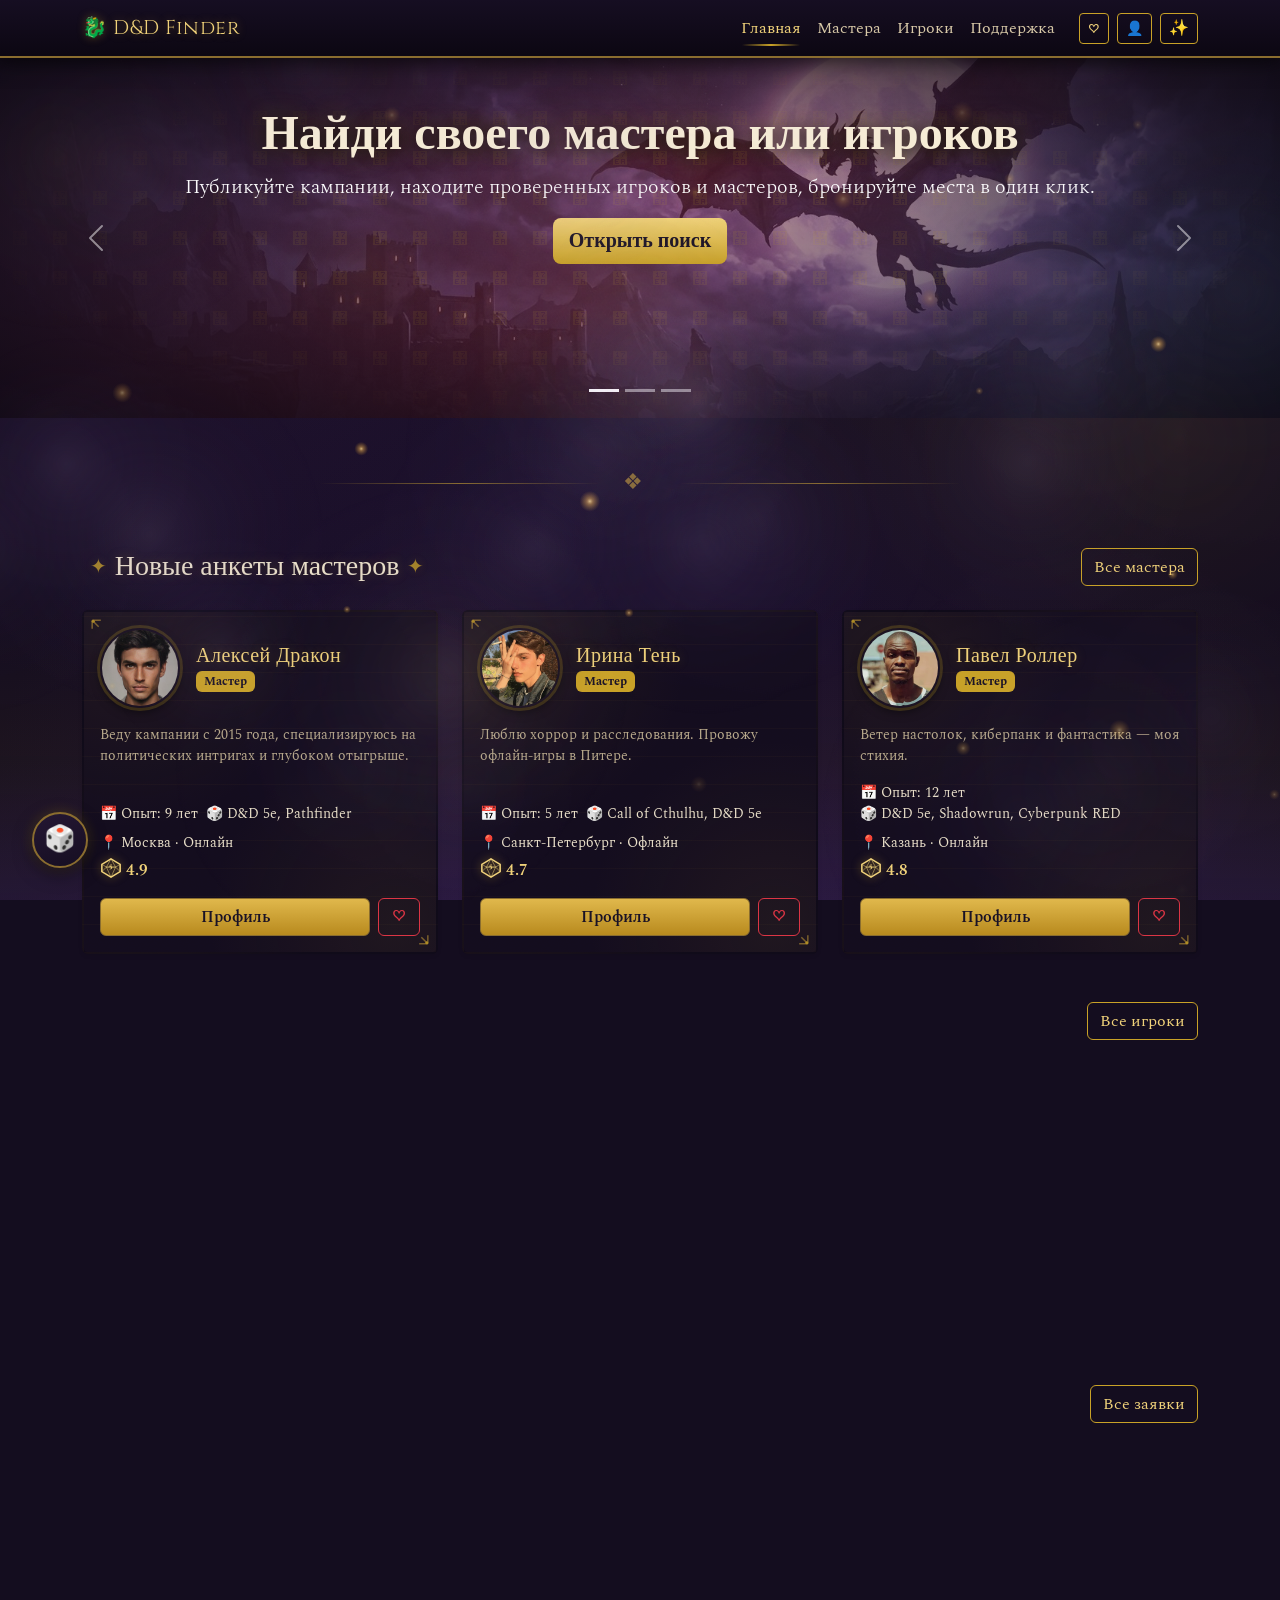
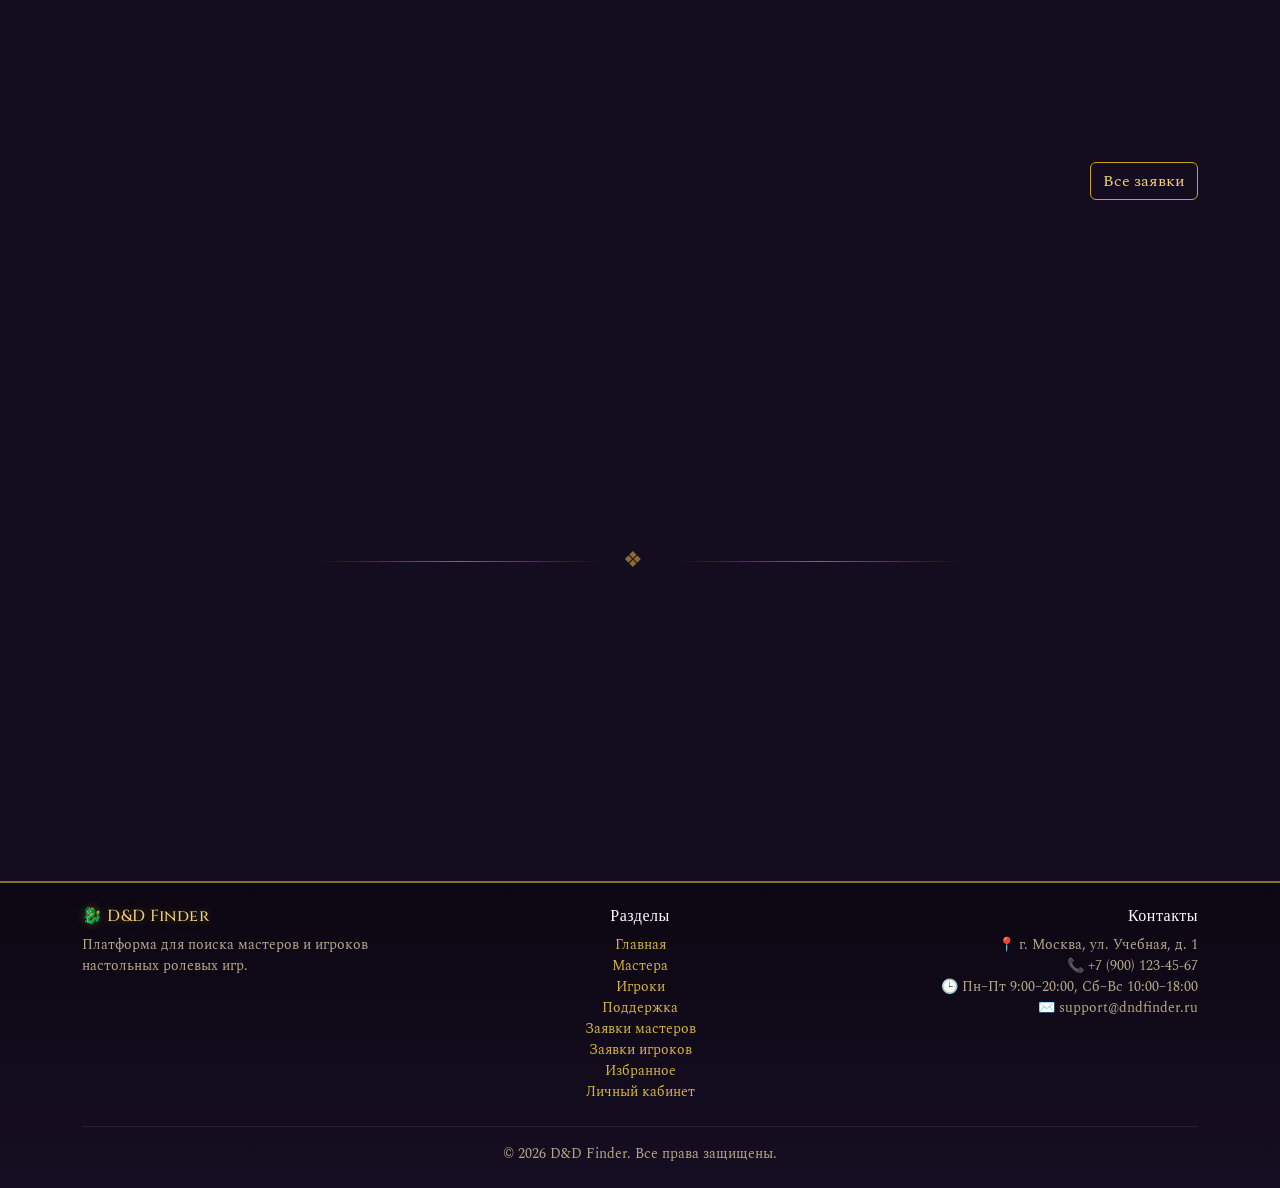
<file: index.html>
<!DOCTYPE html>
<html lang="ru">
<head>
  <meta charset="UTF-8">
  <meta name="viewport" content="width=device-width, initial-scale=1.0">
  <meta name="description" content="D&D Finder — находите мастеров и игроков для D&D, Pathfinder, Call of Cthulhu и других систем. Онлайн и офлайн, рейтинги, отзывы, бронирование мест.">
  <title>Главная — D&D Finder</title>
  <link rel="preconnect" href="https://fonts.googleapis.com">
  <link rel="preconnect" href="https://fonts.gstatic.com" crossorigin>
  <link href="https://fonts.googleapis.com/css2?family=Cinzel:wght@500;700;900&family=Spectral:ital,wght@0,400;0,600;1,400&display=swap" rel="stylesheet">
  <link href="https://cdn.jsdelivr.net/npm/bootstrap@5.3.3/dist/css/bootstrap.min.css" rel="stylesheet">
  <link rel="stylesheet" href="css/custom.css">
  <script src="js/motion.js"></script>
</head>
<body data-page="home">
  <div id="site-header"></div>

  <main>
    <section class="hero-carousel carousel slide mb-5" id="heroCarousel" data-bs-ride="carousel">
      <div class="carousel-indicators">
        <button type="button" data-bs-target="#heroCarousel" data-bs-slide-to="0" class="active" aria-label="Слайд 1"></button>
        <button type="button" data-bs-target="#heroCarousel" data-bs-slide-to="1" aria-label="Слайд 2"></button>
        <button type="button" data-bs-target="#heroCarousel" data-bs-slide-to="2" aria-label="Слайд 3"></button>
      </div>
      <div class="carousel-inner">
        <div class="carousel-item active">
          <div class="container py-5 text-center text-white">
            <h1 class="display-5 fw-bold">Найди своего мастера или игроков</h1>
            <p class="lead">Публикуйте кампании, находите проверенных игроков и мастеров, бронируйте места в один клик.</p>
            <a class="btn btn-light btn-lg" href="search.html">Открыть поиск</a>
          </div>
        </div>
        <div class="carousel-item">
          <div class="container py-5 text-center text-white">
            <h2 class="display-6 fw-bold">Мастера публикуют кампании</h2>
            <p class="lead">Выбирайте стол по системе, формату и расписанию.</p>
            <a class="btn btn-outline-light btn-lg" href="masters.html#requests">Заявки мастеров</a>
          </div>
        </div>
        <div class="carousel-item">
          <div class="container py-5 text-center text-white">
            <h2 class="display-6 fw-bold">Игроки ищут приключения</h2>
            <p class="lead">Оставляйте анкеты и откликайтесь на заявки.</p>
            <a class="btn btn-outline-light btn-lg" href="players.html#requests">Заявки игроков</a>
          </div>
        </div>
      </div>
      <button class="carousel-control-prev" type="button" data-bs-target="#heroCarousel" data-bs-slide="prev" aria-label="Предыдущий слайд"><span class="carousel-control-prev-icon"></span></button>
      <button class="carousel-control-next" type="button" data-bs-target="#heroCarousel" data-bs-slide="next" aria-label="Следующий слайд"><span class="carousel-control-next-icon"></span></button>
    </section>

    <div class="section-divider my-5" aria-hidden="true">❖</div>

    <section class="container my-5">
      <div class="d-flex justify-content-between align-items-center mb-4">
        <h2 class="h3 mb-0">Новые анкеты мастеров</h2>
        <a class="btn btn-outline-primary" href="masters.html">Все мастера</a>
      </div>
      <div class="row g-4" id="newMasters"></div>
    </section>

    <section class="container my-5">
      <div class="d-flex justify-content-between align-items-center mb-4">
        <h2 class="h3 mb-0">Новые анкеты игроков</h2>
        <a class="btn btn-outline-primary" href="players.html">Все игроки</a>
      </div>
      <div class="row g-4" id="newPlayers"></div>
    </section>

    <section class="container my-5">
      <div class="d-flex justify-content-between align-items-center mb-4">
        <h2 class="h3 mb-0">Мастера ищут игроков</h2>
        <a class="btn btn-outline-primary" href="masters.html#requests">Все заявки</a>
      </div>
      <div class="row g-4" id="newMasterReqs"></div>
    </section>

    <section class="container my-5">
      <div class="d-flex justify-content-between align-items-center mb-4">
        <h2 class="h3 mb-0">Игроки ищут мастера</h2>
        <a class="btn btn-outline-primary" href="players.html#requests">Все заявки</a>
      </div>
      <div class="row g-4" id="newPlayerReqs"></div>
    </section>

    <div class="section-divider my-5" aria-hidden="true">❖</div>

    <section class="container my-5">
      <h2 class="text-center mb-4">Преимущества сервиса</h2>
      <div class="row g-4">
        <div class="col-12 col-md-6 col-lg-3"><div class="p-4 border rounded h-100 adv-tile shadow-sm"><h3 class="h5">🎲 Все системы</h3><p class="mb-0 text-muted small">D&D, Pathfinder, Call of Cthulhu, Cyberpunk и другие в одном месте.</p></div></div>
        <div class="col-12 col-md-6 col-lg-3"><div class="p-4 border rounded h-100 adv-tile shadow-sm"><h3 class="h5">🖥️ Онлайн и офлайн</h3><p class="mb-0 text-muted small">Фильтр по формату игры и городу для офлайн-встреч.</p></div></div>
        <div class="col-12 col-md-6 col-lg-3"><div class="p-4 border rounded h-100 adv-tile shadow-sm"><h3 class="h5">⭐ Рейтинги и отзывы</h3><p class="mb-0 text-muted small">Выбирайте проверенных мастеров и игроков по отзывам сообщества.</p></div></div>
        <div class="col-12 col-md-6 col-lg-3"><div class="p-4 border rounded h-100 adv-tile shadow-sm"><h3 class="h5">⚡ Быстрый поиск</h3><p class="mb-0 text-muted small">Глобальный поиск по анкетам и заявкам с фильтрами.</p></div></div>
      </div>
    </section>
  </main>

  <div id="site-footer"></div>

  <script src="https://cdn.jsdelivr.net/npm/bootstrap@5.3.3/dist/js/bootstrap.bundle.min.js"></script>
  <script src="js/data.js"></script>
  <script src="js/layout.js"></script>
  <script src="js/catalog.js"></script>
  <script src="js/main.js"></script>
  <script src="js/smoke.js"></script>
  <script>
    document.addEventListener("DOMContentLoaded", () => {
      const put = (id, html) => { const el = document.getElementById(id); if (el) el.innerHTML = html; };
      put("newMasters", masters.slice(0, 3).map(cardMaster).join(""));
      put("newPlayers", players.slice(0, 3).map(cardPlayer).join(""));
      put("newMasterReqs", masterRequests.slice(0, 3).map(cardMasterRequest).join(""));
      put("newPlayerReqs", playerRequests.slice(0, 3).map(cardPlayerRequest).join(""));
    });
  </script>
</body>
</html>
</file>
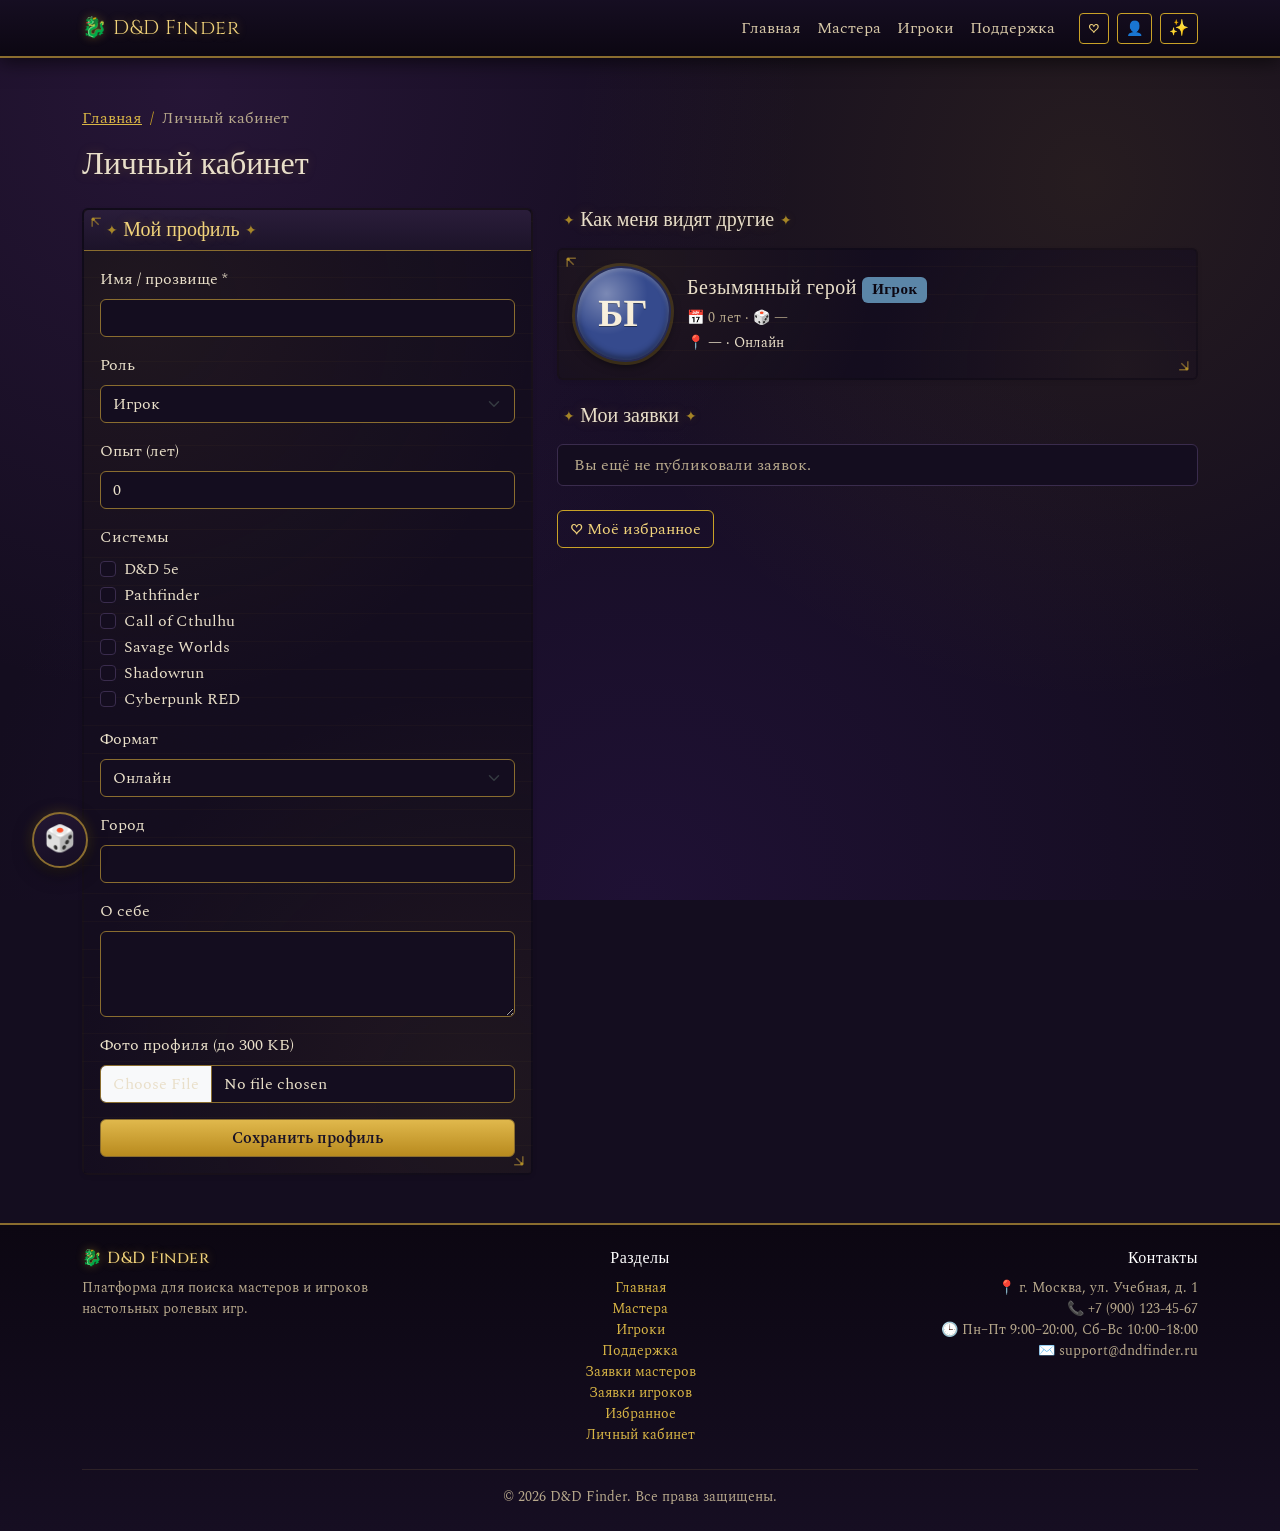
<file: account.html>
<!DOCTYPE html>
<html lang="ru">
<head>
  <meta charset="UTF-8">
  <meta name="viewport" content="width=device-width, initial-scale=1.0">
  <meta name="description" content="Личный кабинет D&D Finder: профиль, заявки, избранное.">
  <title>Личный кабинет — D&D Finder</title>
  <link rel="preconnect" href="https://fonts.googleapis.com">
  <link rel="preconnect" href="https://fonts.gstatic.com" crossorigin>
  <link href="https://fonts.googleapis.com/css2?family=Cinzel:wght@500;700;900&family=Spectral:ital,wght@0,400;0,600;1,400&display=swap" rel="stylesheet">
  <link href="https://cdn.jsdelivr.net/npm/bootstrap@5.3.3/dist/css/bootstrap.min.css" rel="stylesheet">
  <link rel="stylesheet" href="css/custom.css">
  <script src="js/motion.js"></script>
</head>
<body>
  <div id="site-header"></div>
  <main class="container my-5">
    <nav aria-label="breadcrumb"><ol class="breadcrumb"><li class="breadcrumb-item"><a href="index.html">Главная</a></li><li class="breadcrumb-item active">Личный кабинет</li></ol></nav>
    <h1 class="h2 mb-4">Личный кабинет</h1>
    <div class="row g-4">
      <div class="col-12 col-lg-5">
        <div class="card shadow-sm">
          <div class="card-header"><h2 class="h5 mb-0">Мой профиль</h2></div>
          <div class="card-body">
            <form id="accountForm" novalidate>
              <div class="mb-3"><label class="form-label" for="acc-name">Имя / прозвище *</label><input id="acc-name" class="form-control" required minlength="2"><div class="invalid-feedback">Укажите имя (минимум 2 символа).</div></div>
              <div class="mb-3"><label class="form-label" for="acc-role">Роль</label><select id="acc-role" class="form-select"><option value="player">Игрок</option><option value="master">Мастер</option></select></div>
              <div class="mb-3"><label class="form-label" for="acc-exp">Опыт (лет)</label><input id="acc-exp" type="number" min="0" max="50" value="0" class="form-control"></div>
              <div class="mb-3"><span class="form-label d-block">Системы</span><div id="acc-systems"></div></div>
              <div class="mb-3"><label class="form-label" for="acc-format">Формат</label><select id="acc-format" class="form-select"><option>Онлайн</option><option>Офлайн</option></select></div>
              <div class="mb-3"><label class="form-label" for="acc-city">Город</label><input id="acc-city" class="form-control"></div>
              <div class="mb-3"><label class="form-label" for="acc-bio">О себе</label><textarea id="acc-bio" class="form-control" rows="3"></textarea></div>
              <div class="mb-3"><label class="form-label" for="acc-avatar">Фото профиля (до 300 КБ)</label><input id="acc-avatar" type="file" accept="image/*" class="form-control"></div>
              <button class="btn btn-primary w-100" type="submit">Сохранить профиль</button>
            </form>
          </div>
        </div>
      </div>
      <div class="col-12 col-lg-7">
        <h2 class="h5 mb-3">Как меня видят другие</h2>
        <div id="accountPreview" class="mb-4"></div>
        <h2 class="h5 mb-3">Мои заявки</h2>
        <ul class="list-group mb-4" id="myRequests"></ul>
        <a class="btn btn-outline-primary" href="favorites.html">♡ Моё избранное</a>
      </div>
    </div>
  </main>
  <div id="site-footer"></div>
  <script src="https://cdn.jsdelivr.net/npm/bootstrap@5.3.3/dist/js/bootstrap.bundle.min.js"></script>
  <script src="js/data.js"></script>
  <script src="js/layout.js"></script>
  <script src="js/main.js"></script>
  <script src="js/account.js"></script>
</body>
</html>
</file>
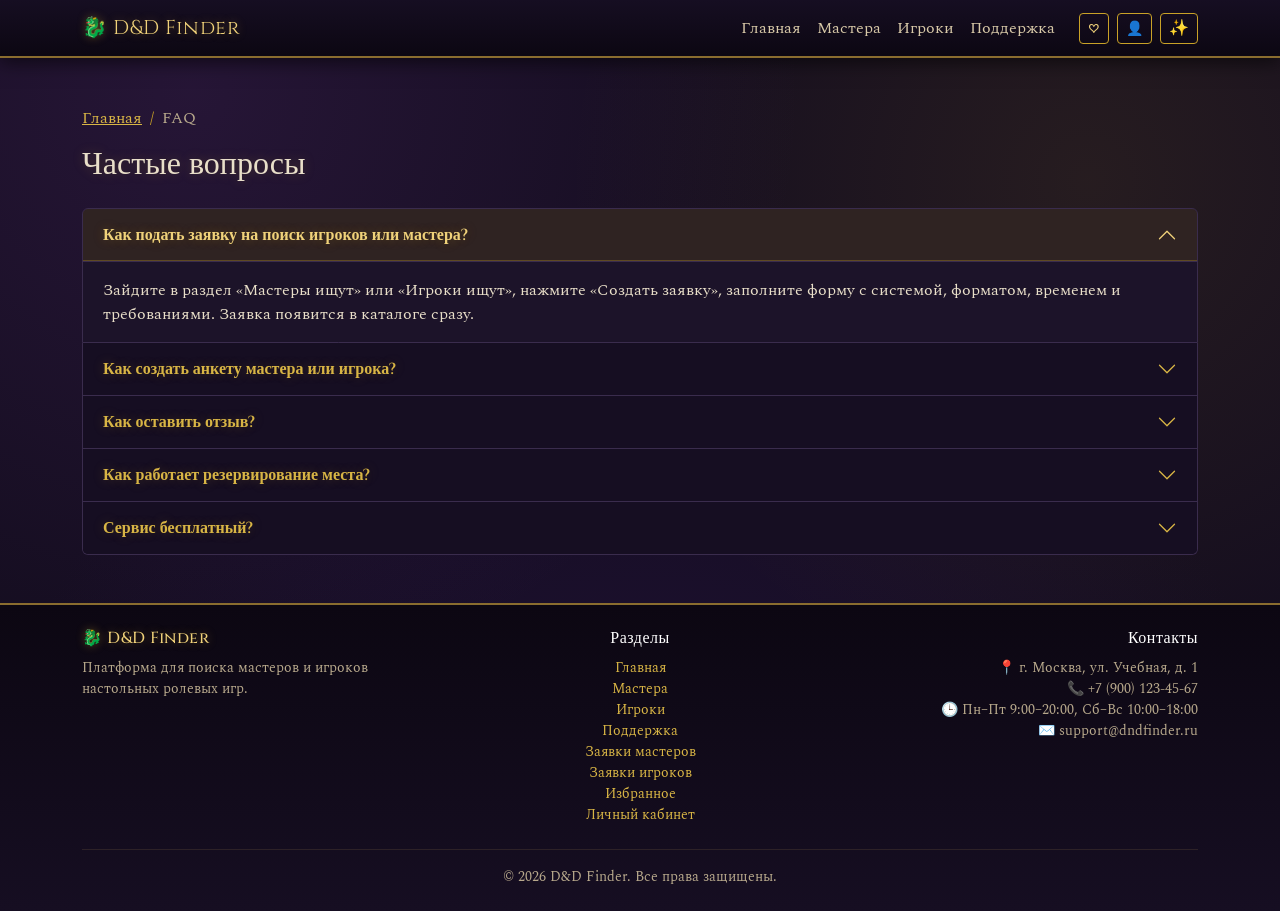
<file: faq.html>
<!DOCTYPE html>
<html lang="ru">
<head>
  <meta charset="UTF-8">
  <meta name="viewport" content="width=device-width, initial-scale=1.0">
  <link rel="preconnect" href="https://fonts.googleapis.com">
  <link rel="preconnect" href="https://fonts.gstatic.com" crossorigin>
  <link href="https://fonts.googleapis.com/css2?family=Cinzel:wght@500;700;900&family=Spectral:ital,wght@0,400;0,600;1,400&display=swap" rel="stylesheet">
  <meta name="description" content="Ответы на частые вопросы: создание анкеты, подача заявки, отзывы и бронирование мест.">
  <title>FAQ — D&D Finder</title>
  <link href="https://cdn.jsdelivr.net/npm/bootstrap@5.3.3/dist/css/bootstrap.min.css" rel="stylesheet">
  <link rel="stylesheet" href="css/custom.css">
  <script src="js/motion.js"></script>
</head>
<body>
  <div id="site-header"></div>
  <main class="container my-5">
    <nav aria-label="breadcrumb"><ol class="breadcrumb"><li class="breadcrumb-item"><a href="index.html">Главная</a></li><li class="breadcrumb-item active">FAQ</li></ol></nav>
    <h1 class="h2 mb-4">Частые вопросы</h1>
    <div class="accordion" id="faqAccordion">
      <div class="accordion-item"><h2 class="accordion-header"><button class="accordion-button" type="button" data-bs-toggle="collapse" data-bs-target="#q1" aria-expanded="true">Как подать заявку на поиск игроков или мастера?</button></h2>
        <div id="q1" class="accordion-collapse collapse show" data-bs-parent="#faqAccordion"><div class="accordion-body">Зайдите в раздел «Мастеры ищут» или «Игроки ищут», нажмите «Создать заявку», заполните форму с системой, форматом, временем и требованиями. Заявка появится в каталоге сразу.</div></div></div>
      <div class="accordion-item"><h2 class="accordion-header"><button class="accordion-button collapsed" type="button" data-bs-toggle="collapse" data-bs-target="#q2">Как создать анкету мастера или игрока?</button></h2>
        <div id="q2" class="accordion-collapse collapse" data-bs-parent="#faqAccordion"><div class="accordion-body">В разделе «Мастера» или «Игроки» нажмите «Добавить анкету». Укажите имя, опыт, системы, формат, город и описание. Анкета попадёт в общий каталог и поиск.</div></div></div>
      <div class="accordion-item"><h2 class="accordion-header"><button class="accordion-button collapsed" type="button" data-bs-toggle="collapse" data-bs-target="#q3">Как оставить отзыв?</button></h2>
        <div id="q3" class="accordion-collapse collapse" data-bs-parent="#faqAccordion"><div class="accordion-body">Открыть профиль мастера или игрока, перейти на вкладку «Отзывы» и отправить форму с оценкой и текстом. Отзыв публикуется после модерации.</div></div></div>
      <div class="accordion-item"><h2 class="accordion-header"><button class="accordion-button collapsed" type="button" data-bs-toggle="collapse" data-bs-target="#q4">Как работает резервирование места?</button></h2>
        <div id="q4" class="accordion-collapse collapse" data-bs-parent="#faqAccordion"><div class="accordion-body">На странице заявки мастера нажмите «Зарезервировать место». Место закрепляется за вами на ограниченное время, мастер получает уведомление и подтверждает участие.</div></div></div>
      <div class="accordion-item"><h2 class="accordion-header"><button class="accordion-button collapsed" type="button" data-bs-toggle="collapse" data-bs-target="#q5">Сервис бесплатный?</button></h2>
        <div id="q5" class="accordion-collapse collapse" data-bs-parent="#faqAccordion"><div class="accordion-body">Базовые функции бесплатны: создание анкеты, публикация и поиск заявок, бронирование мест и переписка. Расширенные возможности — продвижение кампании в топе поиска и приоритетная поддержка — доступны по подписке.</div></div></div>
    </div>
  </main>
  <div id="site-footer"></div>
  <script src="https://cdn.jsdelivr.net/npm/bootstrap@5.3.3/dist/js/bootstrap.bundle.min.js"></script>
  <script src="js/layout.js"></script>
  <script src="js/main.js"></script>
</body>
</html>
</file>
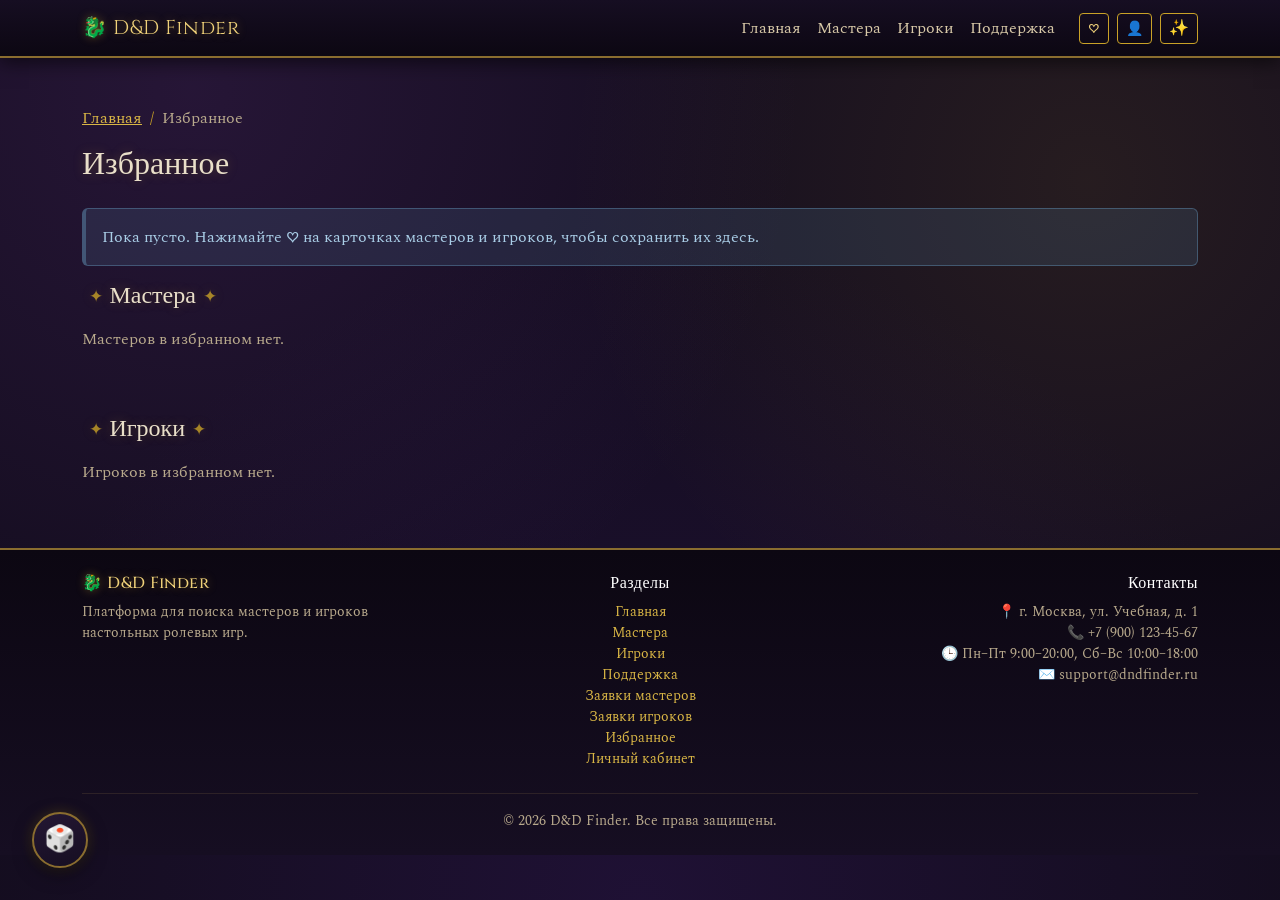
<file: favorites.html>
<!DOCTYPE html>
<html lang="ru">
<head>
  <meta charset="UTF-8">
  <meta name="viewport" content="width=device-width, initial-scale=1.0">
  <meta name="description" content="Избранные мастера и игроки D&D Finder.">
  <title>Избранное — D&D Finder</title>
  <link rel="preconnect" href="https://fonts.googleapis.com">
  <link rel="preconnect" href="https://fonts.gstatic.com" crossorigin>
  <link href="https://fonts.googleapis.com/css2?family=Cinzel:wght@500;700;900&family=Spectral:ital,wght@0,400;0,600;1,400&display=swap" rel="stylesheet">
  <link href="https://cdn.jsdelivr.net/npm/bootstrap@5.3.3/dist/css/bootstrap.min.css" rel="stylesheet">
  <link rel="stylesheet" href="css/custom.css">
  <script src="js/motion.js"></script>
</head>
<body>
  <div id="site-header"></div>
  <main class="container my-5">
    <nav aria-label="breadcrumb"><ol class="breadcrumb"><li class="breadcrumb-item"><a href="index.html">Главная</a></li><li class="breadcrumb-item active">Избранное</li></ol></nav>
    <h1 class="h2 mb-4">Избранное</h1>
    <div class="alert alert-info" id="favEmpty" role="alert">Пока пусто. Нажимайте ♡ на карточках мастеров и игроков, чтобы сохранить их здесь.</div>
    <section class="mb-5">
      <h2 class="h4 mb-3">Мастера</h2>
      <div class="row g-4" id="favMasters"></div>
    </section>
    <section>
      <h2 class="h4 mb-3">Игроки</h2>
      <div class="row g-4" id="favPlayers"></div>
    </section>
  </main>
  <div id="site-footer"></div>
  <script src="https://cdn.jsdelivr.net/npm/bootstrap@5.3.3/dist/js/bootstrap.bundle.min.js"></script>
  <script src="js/data.js"></script>
  <script src="js/layout.js"></script>
  <script src="js/catalog.js"></script>
  <script src="js/main.js"></script>
  <script src="js/favorites.js"></script>
</body>
</html>
</file>
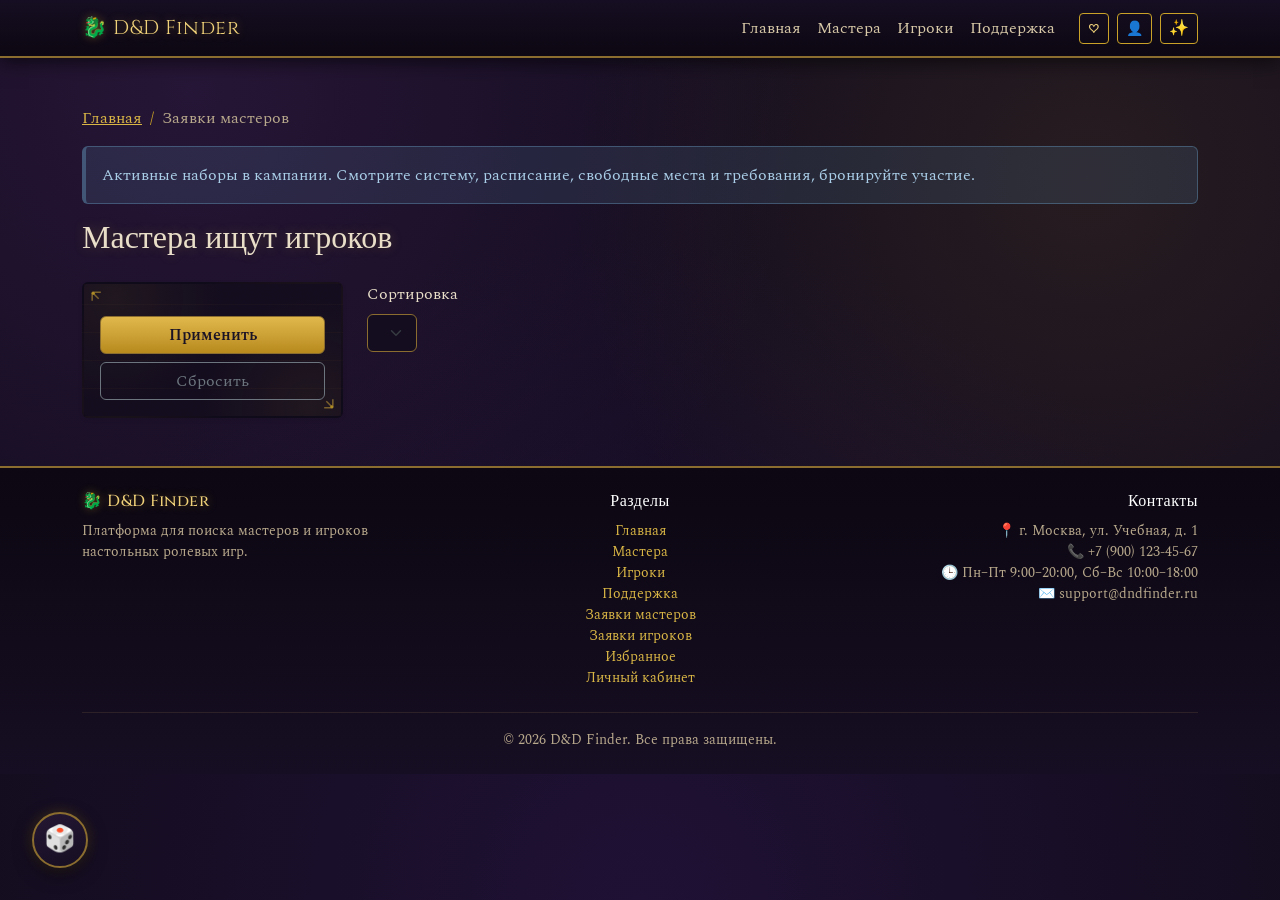
<file: master-requests.html>
<!DOCTYPE html>
<html lang="ru">
<head>
  <meta charset="UTF-8">
  <meta name="viewport" content="width=device-width, initial-scale=1.0">
  <link rel="preconnect" href="https://fonts.googleapis.com">
  <link rel="preconnect" href="https://fonts.gstatic.com" crossorigin>
  <link href="https://fonts.googleapis.com/css2?family=Cinzel:wght@500;700;900&family=Spectral:ital,wght@0,400;0,600;1,400&display=swap" rel="stylesheet">
  <meta name="description" content="Заявки мастеров, ищущих игроков.">
  <title>Мастера ищут игроков — D&D Finder</title>
  <link href="https://cdn.jsdelivr.net/npm/bootstrap@5.3.3/dist/css/bootstrap.min.css" rel="stylesheet">
  <link rel="stylesheet" href="css/custom.css">
  <script src="js/motion.js"></script>
</head>
<body data-catalog="master-requests">
  <div id="site-header"></div>
  <main class="container my-5">
    <nav aria-label="breadcrumb"><ol class="breadcrumb"><li class="breadcrumb-item"><a href="index.html">Главная</a></li><li class="breadcrumb-item active">Заявки мастеров</li></ol></nav>
    <div class="alert alert-info" role="alert">Активные наборы в кампании. Смотрите систему, расписание, свободные места и требования, бронируйте участие.</div>
    <div class="d-flex justify-content-between align-items-center mb-4">
      <h1 class="h2 mb-0">Мастера ищут игроков</h1>
      <span class="text-muted" id="catalogCounter"></span>
    </div>
    <div class="row g-4">
      <aside class="col-12 col-lg-3">
        <div class="card shadow-sm filter-sticky"><div class="card-body">
          <form id="filterForm"><div id="filterBox"></div>
            <div class="d-grid gap-2 mt-3">
              <button class="btn btn-primary" type="submit">Применить</button>
              <button class="btn btn-outline-secondary" type="button" id="resetFilters">Сбросить</button>
            </div>
          </form>
        </div></div>
      </aside>
      <section class="col-12 col-lg-9">
        <div class="mb-3"><label for="sortSelect" class="form-label">Сортировка</label><select id="sortSelect" class="form-select w-auto"></select></div>
        <div class="row g-4" id="catalogGrid"></div>
        <div id="catalogPag"></div>
      </section>
    </div>
  </main>
  <div id="site-footer"></div>
  <script src="https://cdn.jsdelivr.net/npm/bootstrap@5.3.3/dist/js/bootstrap.bundle.min.js"></script>
  <script src="js/data.js"></script>
  <script src="js/layout.js"></script>
  <script src="js/catalog.js"></script>
  <script src="js/main.js"></script>
</body>
</html>
</file>
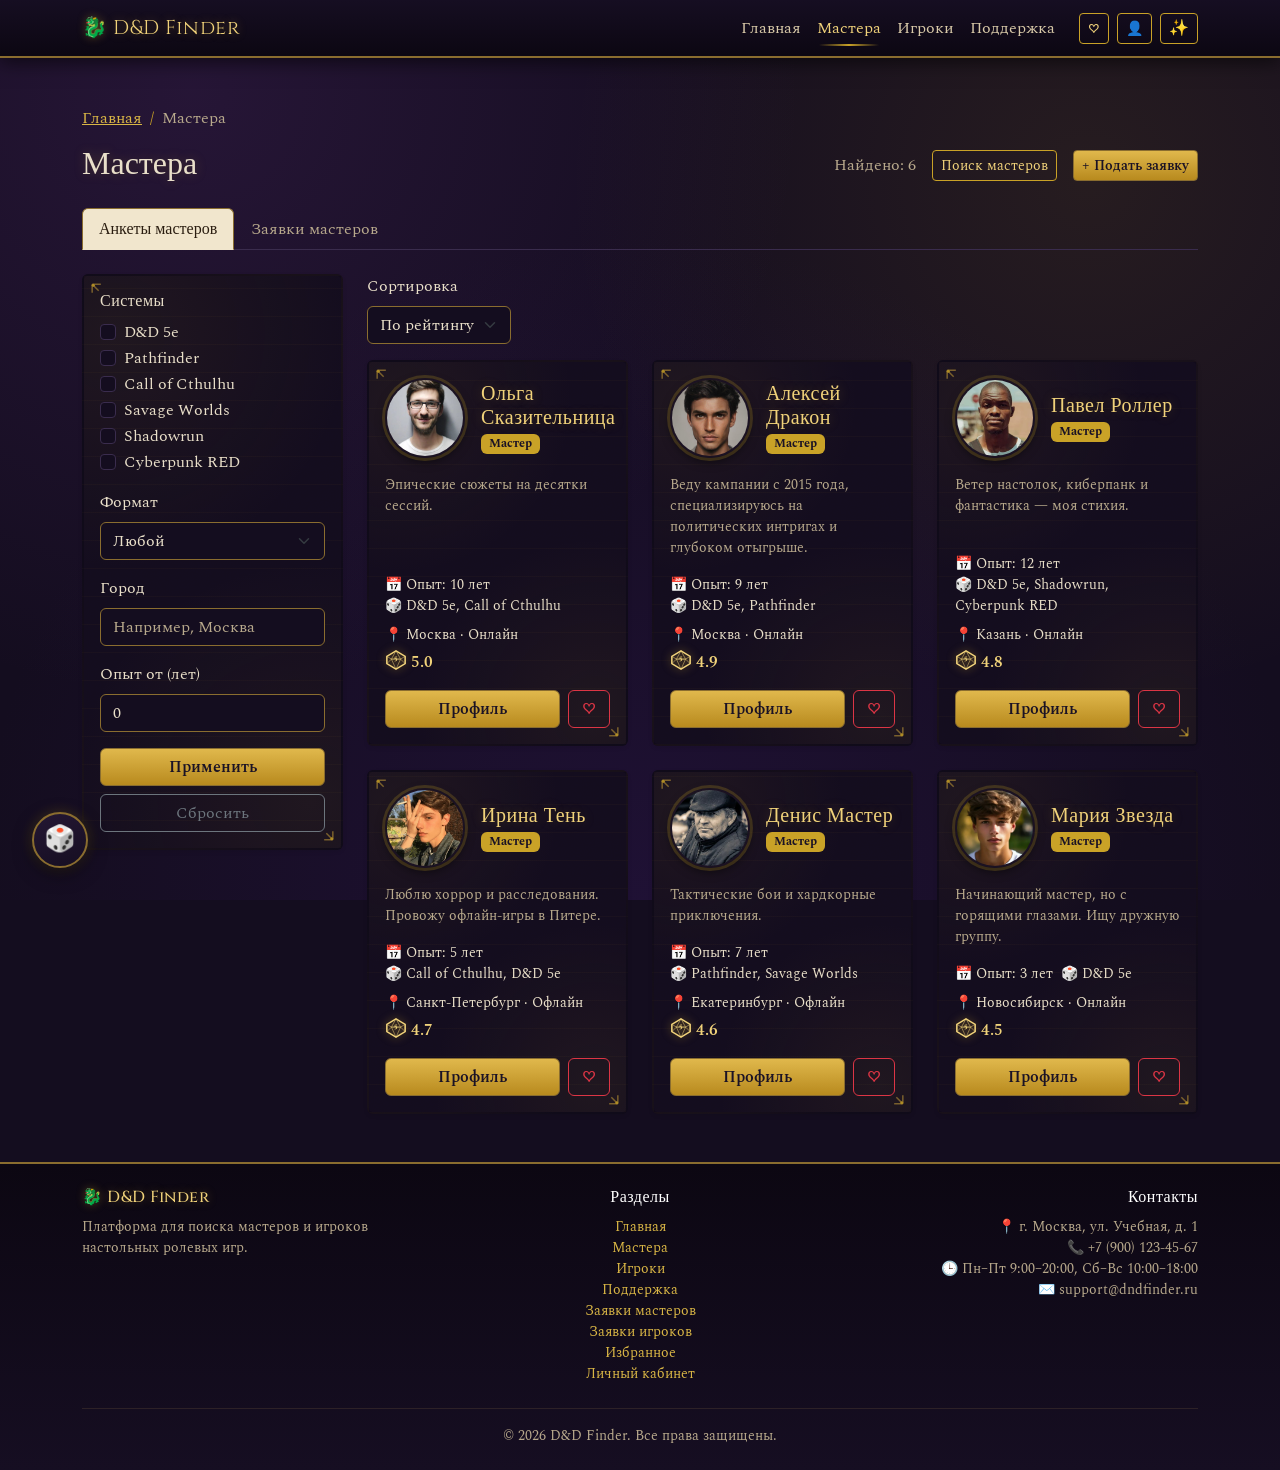
<file: masters.html>
<!DOCTYPE html>
<html lang="ru">
<head>
  <meta charset="UTF-8">
  <meta name="viewport" content="width=device-width, initial-scale=1.0">
  <link rel="preconnect" href="https://fonts.googleapis.com">
  <link rel="preconnect" href="https://fonts.gstatic.com" crossorigin>
  <link href="https://fonts.googleapis.com/css2?family=Cinzel:wght@500;700;900&family=Spectral:ital,wght@0,400;0,600;1,400&display=swap" rel="stylesheet">
  <meta name="description" content="Анкеты мастеров D&D, Pathfinder, Call of Cthulhu. Фильтры по системе, формату, городу и опыту.">
  <title>Анкеты мастеров — D&D Finder</title>
  <link href="https://cdn.jsdelivr.net/npm/bootstrap@5.3.3/dist/css/bootstrap.min.css" rel="stylesheet">
  <link rel="stylesheet" href="css/custom.css">
  <script src="js/motion.js"></script>
</head>
<body data-catalog="masters">
  <div id="site-header"></div>
  <main class="container my-5">
    <nav aria-label="breadcrumb"><ol class="breadcrumb"><li class="breadcrumb-item"><a href="index.html">Главная</a></li><li class="breadcrumb-item active">Мастера</li></ol></nav>
    <div class="d-flex justify-content-between align-items-center mb-4 flex-wrap gap-2">
      <h1 class="h2 mb-0">Мастера</h1>
      <div class="d-flex align-items-center gap-3">
        <span class="text-muted" id="catalogCounter"></span>
        <a class="btn btn-outline-primary btn-sm" href="search.html?type=master">Поиск мастеров</a>
        <button class="btn btn-primary btn-sm" type="button" data-bs-toggle="modal" data-bs-target="#requestModal" data-open-request="master">+ Подать заявку</button>
      </div>
    </div>

    <ul class="nav nav-tabs mb-4" role="tablist">
      <li class="nav-item" role="presentation">
        <button class="nav-link active" type="button" role="tab" data-cat-type="masters" aria-selected="true">Анкеты мастеров</button>
      </li>
      <li class="nav-item" role="presentation">
        <button class="nav-link" type="button" role="tab" data-cat-type="master-requests" aria-selected="false">Заявки мастеров</button>
      </li>
    </ul>

    <div class="row g-4">
      <aside class="col-12 col-lg-3">
        <div class="card shadow-sm filter-sticky"><div class="card-body">
          <form id="filterForm">
            <div id="filterBox"></div>
            <div class="d-grid gap-2 mt-3">
              <button class="btn btn-primary" type="submit">Применить</button>
              <button class="btn btn-outline-secondary" type="button" id="resetFilters">Сбросить</button>
            </div>
          </form>
        </div></div>
      </aside>
      <section class="col-12 col-lg-9">
        <div class="mb-3"><label for="sortSelect" class="form-label">Сортировка</label>
          <select id="sortSelect" class="form-select w-auto"></select></div>
        <div class="row g-4" id="catalogGrid"></div>
        <div id="catalogPag"></div>
      </section>
    </div>
  </main>
  <div id="site-footer"></div>
  <script src="https://cdn.jsdelivr.net/npm/bootstrap@5.3.3/dist/js/bootstrap.bundle.min.js"></script>
  <script src="js/data.js"></script>
  <script src="js/layout.js"></script>
  <script src="js/catalog.js"></script>
  <script src="js/main.js"></script>
</body>
</html>
</file>
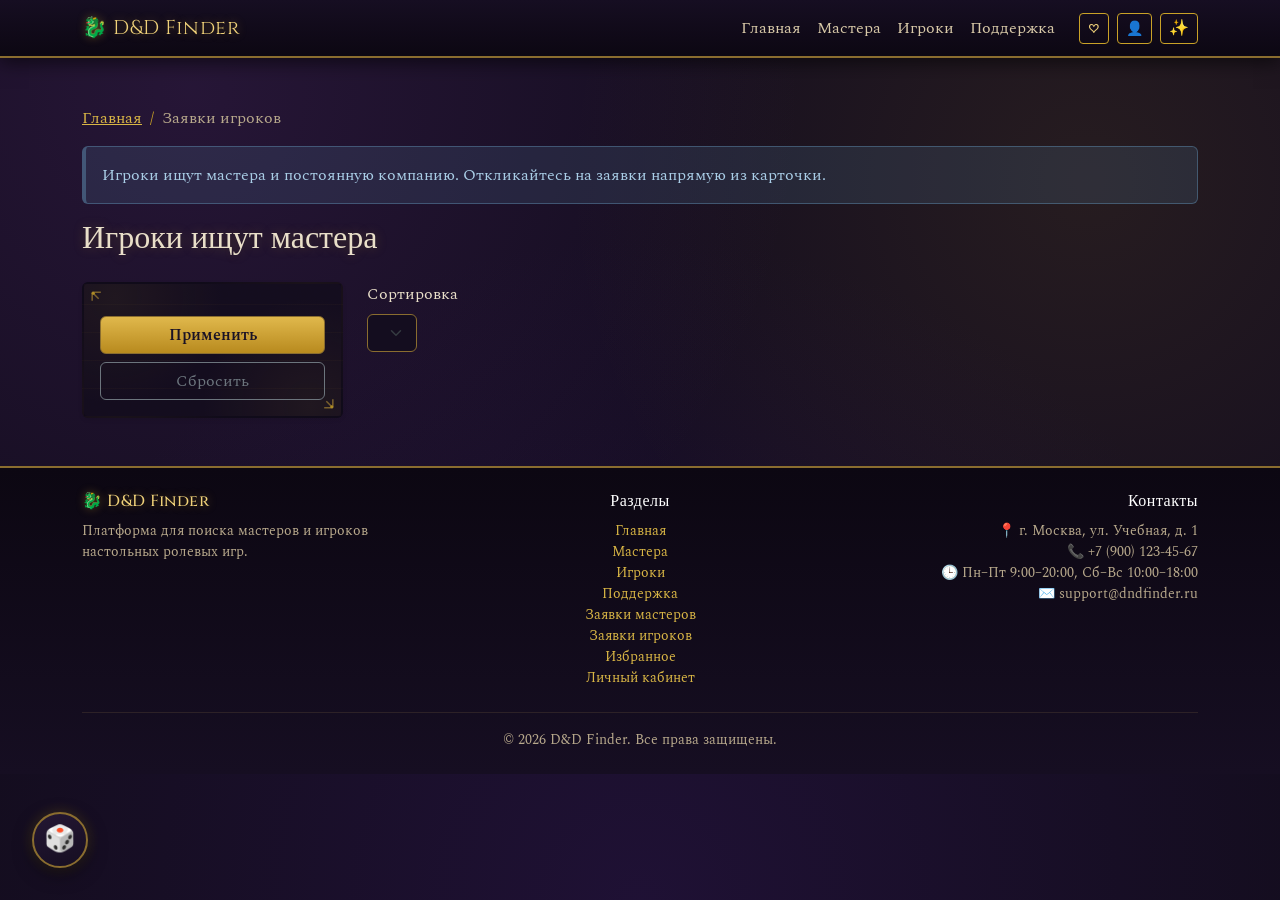
<file: player-requests.html>
<!DOCTYPE html>
<html lang="ru">
<head>
  <meta charset="UTF-8">
  <meta name="viewport" content="width=device-width, initial-scale=1.0">
  <link rel="preconnect" href="https://fonts.googleapis.com">
  <link rel="preconnect" href="https://fonts.gstatic.com" crossorigin>
  <link href="https://fonts.googleapis.com/css2?family=Cinzel:wght@500;700;900&family=Spectral:ital,wght@0,400;0,600;1,400&display=swap" rel="stylesheet">
  <meta name="description" content="Заявки игроков, ищущих мастера.">
  <title>Игроки ищут мастера — D&D Finder</title>
  <link href="https://cdn.jsdelivr.net/npm/bootstrap@5.3.3/dist/css/bootstrap.min.css" rel="stylesheet">
  <link rel="stylesheet" href="css/custom.css">
  <script src="js/motion.js"></script>
</head>
<body data-catalog="player-requests">
  <div id="site-header"></div>
  <main class="container my-5">
    <nav aria-label="breadcrumb"><ol class="breadcrumb"><li class="breadcrumb-item"><a href="index.html">Главная</a></li><li class="breadcrumb-item active">Заявки игроков</li></ol></nav>
    <div class="alert alert-info" role="alert">Игроки ищут мастера и постоянную компанию. Откликайтесь на заявки напрямую из карточки.</div>  
    <div class="d-flex justify-content-between align-items-center mb-4">
      <h1 class="h2 mb-0">Игроки ищут мастера</h1>
      <span class="text-muted" id="catalogCounter"></span>
    </div>
    <div class="row g-4">
      <aside class="col-12 col-lg-3">
        <div class="card shadow-sm filter-sticky"><div class="card-body">
          <form id="filterForm"><div id="filterBox"></div>
            <div class="d-grid gap-2 mt-3">
              <button class="btn btn-primary" type="submit">Применить</button>
              <button class="btn btn-outline-secondary" type="button" id="resetFilters">Сбросить</button>
            </div>
          </form>
        </div></div>
      </aside>
      <section class="col-12 col-lg-9">
        <div class="mb-3"><label for="sortSelect" class="form-label">Сортировка</label><select id="sortSelect" class="form-select w-auto"></select></div>
        <div class="row g-4" id="catalogGrid"></div>
        <div id="catalogPag"></div>
      </section>
    </div>
  </main>
  <div id="site-footer"></div>
  <script src="https://cdn.jsdelivr.net/npm/bootstrap@5.3.3/dist/js/bootstrap.bundle.min.js"></script>
  <script src="js/data.js"></script>
  <script src="js/layout.js"></script>
  <script src="js/catalog.js"></script>
  <script src="js/main.js"></script>
</body>
</html>
</file>
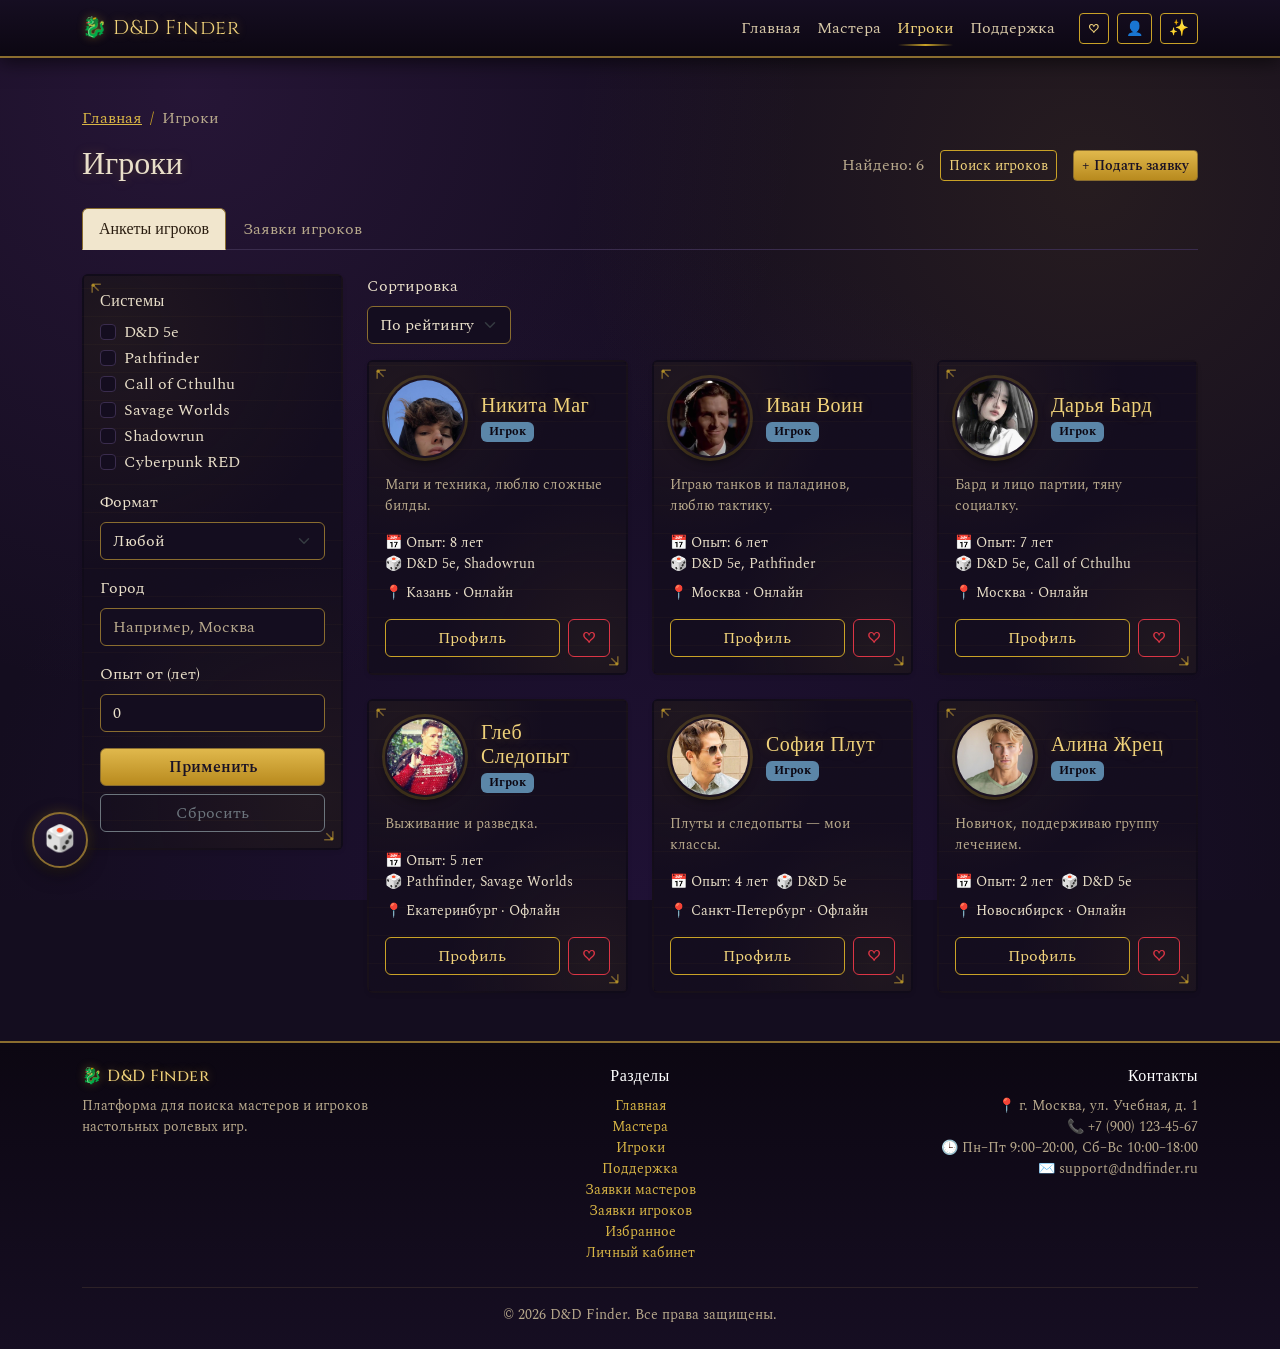
<file: players.html>
<!DOCTYPE html>
<html lang="ru">
<head>
  <meta charset="UTF-8">
  <meta name="viewport" content="width=device-width, initial-scale=1.0">
  <link rel="preconnect" href="https://fonts.googleapis.com">
  <link rel="preconnect" href="https://fonts.gstatic.com" crossorigin>
  <link href="https://fonts.googleapis.com/css2?family=Cinzel:wght@500;700;900&family=Spectral:ital,wght@0,400;0,600;1,400&display=swap" rel="stylesheet">
  <meta name="description" content="Анкеты игроков D&D, Pathfinder, Call of Cthulhu. Поиск по системе, формату, городу и опыту.">
  <title>Анкеты игроков — D&D Finder</title>
  <link href="https://cdn.jsdelivr.net/npm/bootstrap@5.3.3/dist/css/bootstrap.min.css" rel="stylesheet">
  <link rel="stylesheet" href="css/custom.css">
  <script src="js/motion.js"></script>
</head>
<body data-catalog="players">
  <div id="site-header"></div>
  <main class="container my-5">
    <nav aria-label="breadcrumb"><ol class="breadcrumb"><li class="breadcrumb-item"><a href="index.html">Главная</a></li><li class="breadcrumb-item active">Игроки</li></ol></nav>
    <div class="d-flex justify-content-between align-items-center mb-4 flex-wrap gap-2">
      <h1 class="h2 mb-0">Игроки</h1>
      <div class="d-flex align-items-center gap-3">
        <span class="text-muted" id="catalogCounter"></span>
        <a class="btn btn-outline-primary btn-sm" href="search.html?type=player">Поиск игроков</a>
        <button class="btn btn-primary btn-sm" type="button" data-bs-toggle="modal" data-bs-target="#requestModal" data-open-request="player">+ Подать заявку</button>
      </div>
    </div>

    <ul class="nav nav-tabs mb-4" role="tablist">
      <li class="nav-item" role="presentation">
        <button class="nav-link active" type="button" role="tab" data-cat-type="players" aria-selected="true">Анкеты игроков</button>
      </li>
      <li class="nav-item" role="presentation">
        <button class="nav-link" type="button" role="tab" data-cat-type="player-requests" aria-selected="false">Заявки игроков</button>
      </li>
    </ul>

    <div class="row g-4">
      <aside class="col-12 col-lg-3">
        <div class="card shadow-sm filter-sticky"><div class="card-body">
          <form id="filterForm">
            <div id="filterBox"></div>
            <div class="d-grid gap-2 mt-3">
              <button class="btn btn-primary" type="submit">Применить</button>
              <button class="btn btn-outline-secondary" type="button" id="resetFilters">Сбросить</button>
            </div>
          </form>
        </div></div>
      </aside>
      <section class="col-12 col-lg-9">
        <div class="mb-3"><label for="sortSelect" class="form-label">Сортировка</label>
          <select id="sortSelect" class="form-select w-auto"></select></div>
        <div class="row g-4" id="catalogGrid"></div>
        <div id="catalogPag"></div>
      </section>
    </div>
  </main>
  <div id="site-footer"></div>
  <script src="https://cdn.jsdelivr.net/npm/bootstrap@5.3.3/dist/js/bootstrap.bundle.min.js"></script>
  <script src="js/data.js"></script>
  <script src="js/layout.js"></script>
  <script src="js/catalog.js"></script>
  <script src="js/main.js"></script>
</body>
</html>
</file>
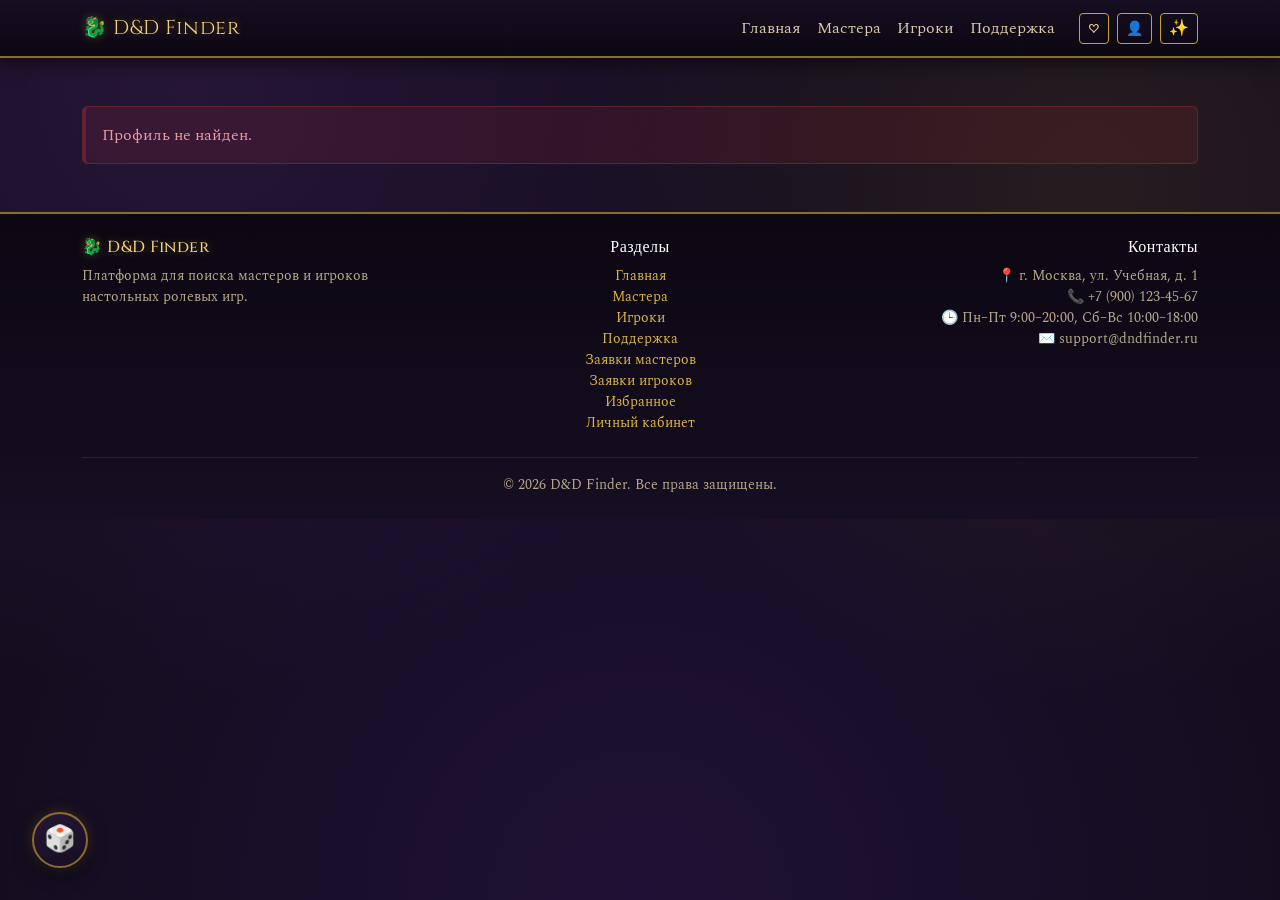
<file: profile.html>
<!DOCTYPE html>
<html lang="ru">
<head>
  <meta charset="UTF-8">
  <meta name="viewport" content="width=device-width, initial-scale=1.0">
  <link rel="preconnect" href="https://fonts.googleapis.com">
  <link rel="preconnect" href="https://fonts.gstatic.com" crossorigin>
  <link href="https://fonts.googleapis.com/css2?family=Cinzel:wght@500;700;900&family=Spectral:ital,wght@0,400;0,600;1,400&display=swap" rel="stylesheet">
  <meta name="description" content="Профиль мастера или игрока: опыт, системы, рейтинг, отзывы и активные заявки.">
  <title>Профиль — D&D Finder</title>
  <link href="https://cdn.jsdelivr.net/npm/bootstrap@5.3.3/dist/css/bootstrap.min.css" rel="stylesheet">
  <link rel="stylesheet" href="css/custom.css">
  <script src="js/motion.js"></script>
</head>
<body>
  <div id="site-header"></div>
  <main class="container my-5">
    <div id="profileDetail"></div>
  </main>
  <div id="site-footer"></div>
  <script src="https://cdn.jsdelivr.net/npm/bootstrap@5.3.3/dist/js/bootstrap.bundle.min.js"></script>
  <script src="js/data.js"></script>
  <script src="js/layout.js"></script>
  <script src="js/profile.js"></script>
  <script src="js/main.js"></script>
</body>
</html>
</file>
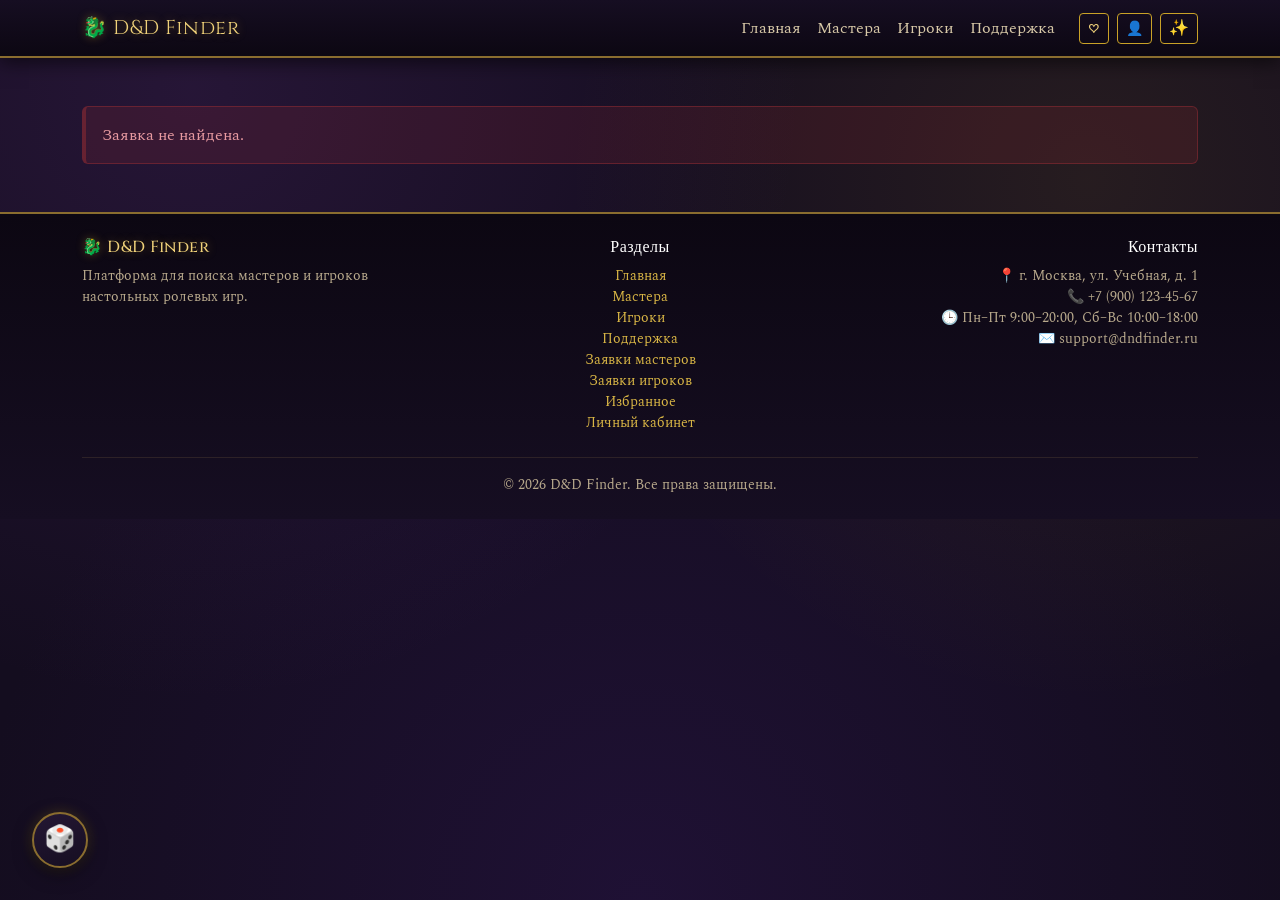
<file: request.html>
<!DOCTYPE html>
<html lang="ru">
<head>
  <meta charset="UTF-8">
  <meta name="viewport" content="width=device-width, initial-scale=1.0">
  <link rel="preconnect" href="https://fonts.googleapis.com">
  <link rel="preconnect" href="https://fonts.gstatic.com" crossorigin>
  <link href="https://fonts.googleapis.com/css2?family=Cinzel:wght@500;700;900&family=Spectral:ital,wght@0,400;0,600;1,400&display=swap" rel="stylesheet">
  <meta name="description" content="Подробности заявки: система, формат, расписание, свободные места, участники и комментарии.">
  <title>Заявка — D&D Finder</title>
  <link href="https://cdn.jsdelivr.net/npm/bootstrap@5.3.3/dist/css/bootstrap.min.css" rel="stylesheet">
  <link rel="stylesheet" href="css/custom.css">
  <script src="js/motion.js"></script>
</head>
<body>
  <div id="site-header"></div>
  <main class="container my-5">
    <div id="requestDetail"></div>
  </main>
  <div id="site-footer"></div>
  <script src="https://cdn.jsdelivr.net/npm/bootstrap@5.3.3/dist/js/bootstrap.bundle.min.js"></script>
  <script src="js/data.js"></script>
  <script src="js/layout.js"></script>
  <script src="js/request.js"></script>
  <script src="js/main.js"></script>
</body>
</html>
</file>
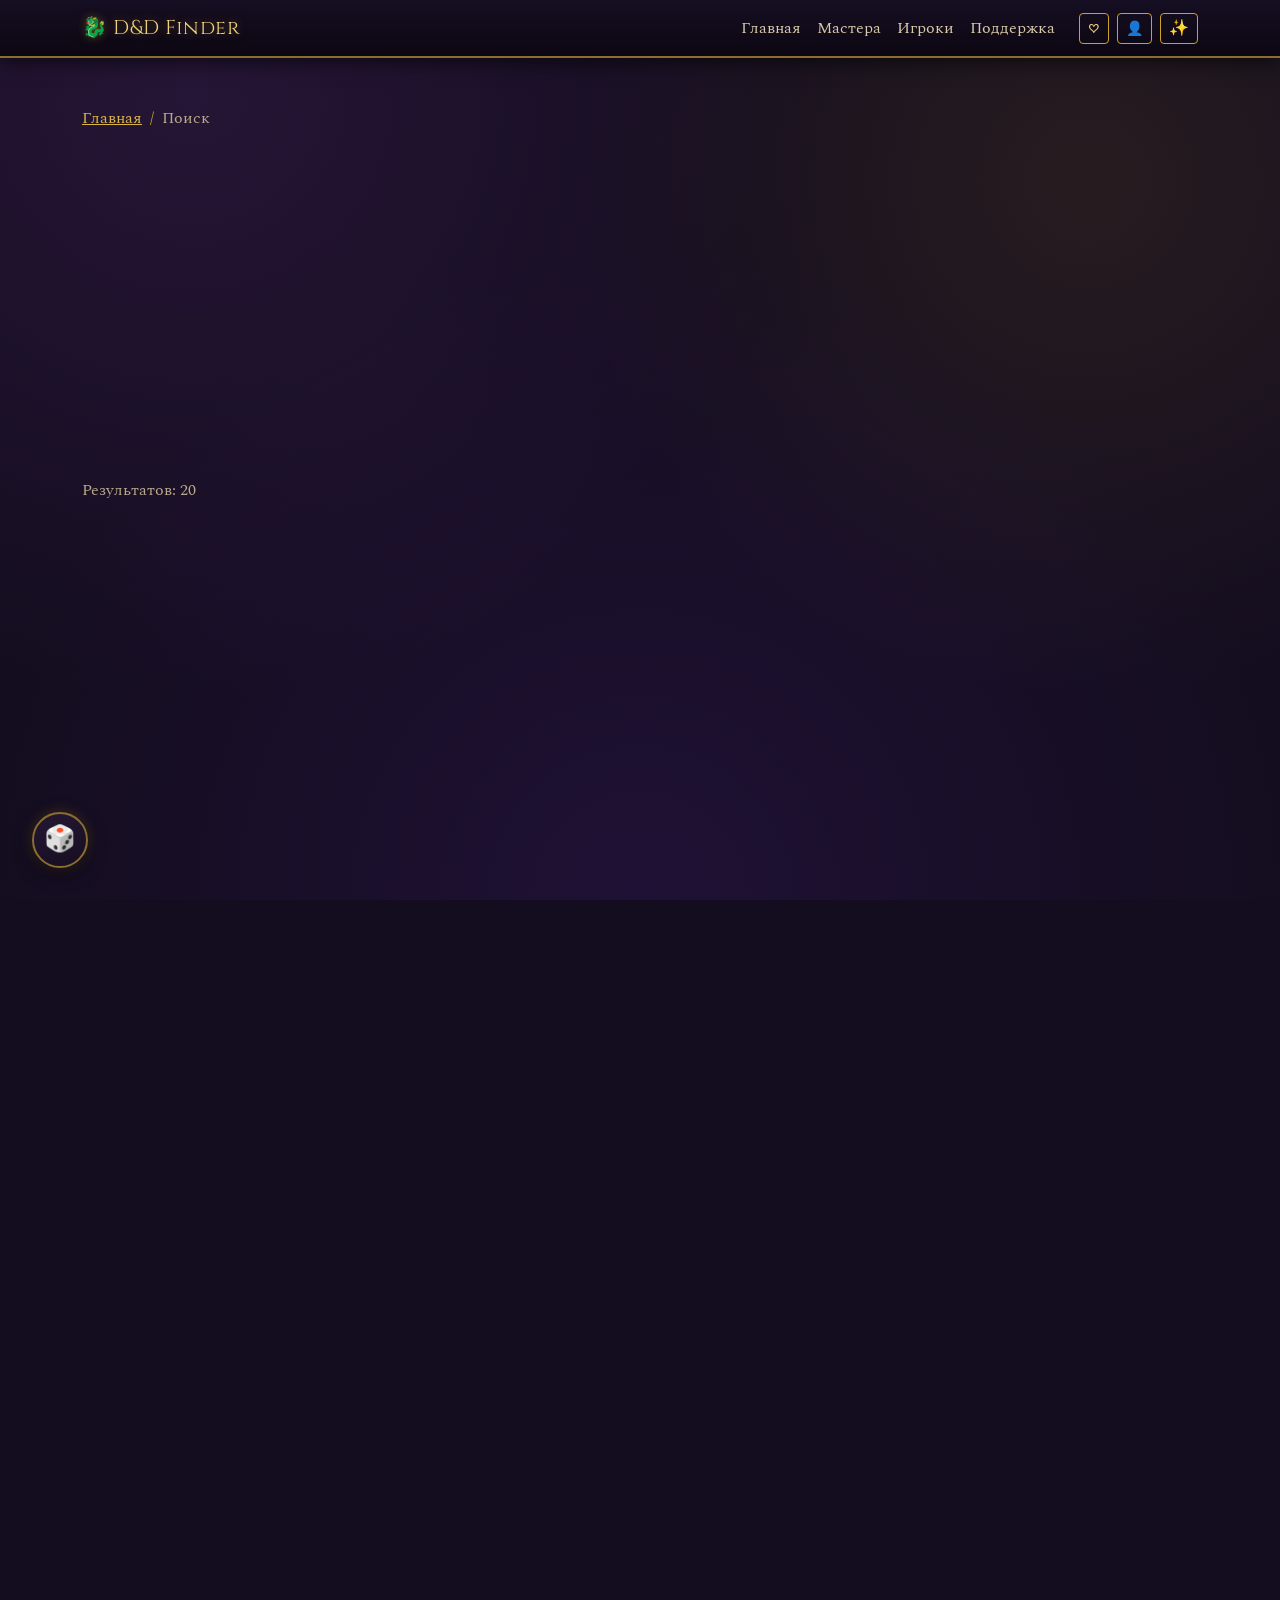
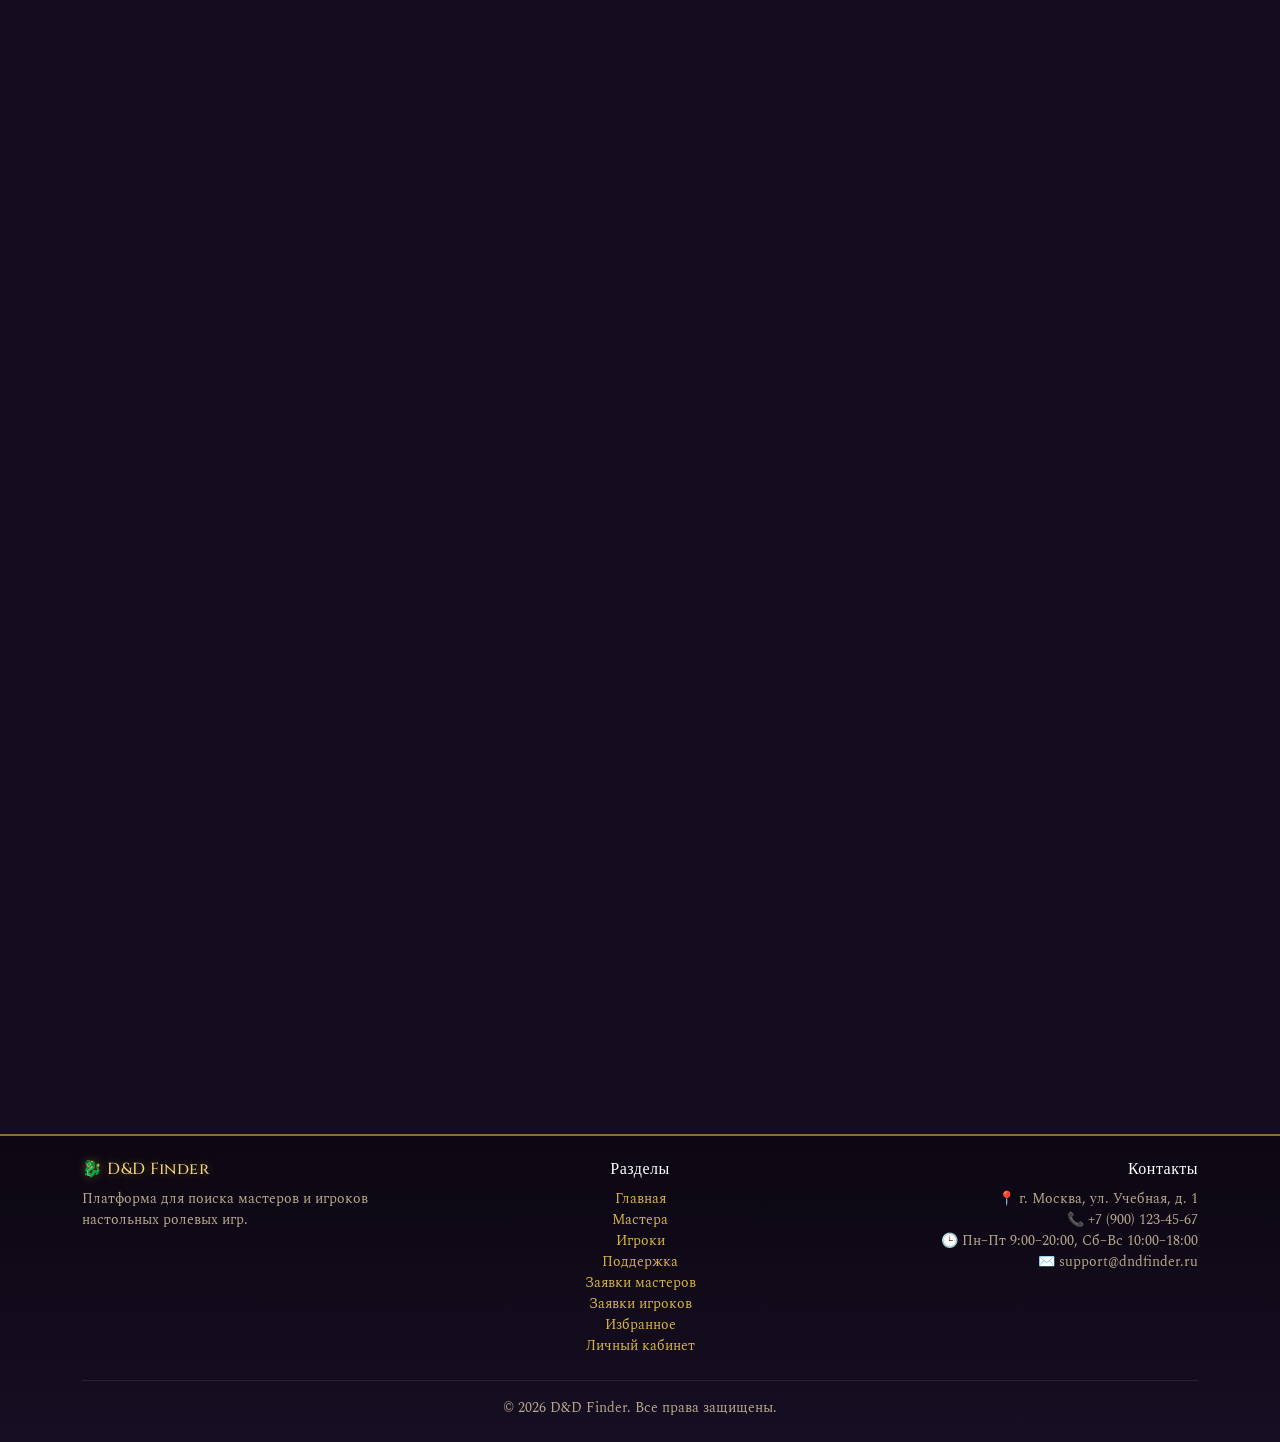
<file: search.html>
<!DOCTYPE html>
<html lang="ru">
<head>
  <meta charset="UTF-8">
  <meta name="viewport" content="width=device-width, initial-scale=1.0">
  <link rel="preconnect" href="https://fonts.googleapis.com">
  <link rel="preconnect" href="https://fonts.gstatic.com" crossorigin>
  <link href="https://fonts.googleapis.com/css2?family=Cinzel:wght@500;700;900&family=Spectral:ital,wght@0,400;0,600;1,400&display=swap" rel="stylesheet">
  <meta name="description" content="Единый поиск по мастерам, игрокам и заявкам с фильтрами по типу, системе, формату и городу.">
  <title>Глобальный поиск — D&D Finder</title>
  <link href="https://cdn.jsdelivr.net/npm/bootstrap@5.3.3/dist/css/bootstrap.min.css" rel="stylesheet">
  <link rel="stylesheet" href="css/custom.css">
  <script src="js/motion.js"></script>
</head>
<body>
  <div id="site-header"></div>
  <main class="container my-5">
    <nav aria-label="breadcrumb"><ol class="breadcrumb"><li class="breadcrumb-item"><a href="index.html">Главная</a></li><li class="breadcrumb-item active">Поиск</li></ol></nav>
    <h1 class="h2 mb-4">Глобальный поиск</h1>
    <div class="card shadow-sm mb-4"><div class="card-body">
      <form id="searchForm">
        <div class="row g-3">
          <div class="col-12 col-lg-6"><label for="qInput" class="form-label">Ключевые слова</label><input id="qInput" type="search" class="form-control" placeholder="Имя, кампания, описание..."></div>
          <div class="col-12 col-md-6 col-lg-3"><label for="typeSelect" class="form-label">Тип</label>
            <select id="typeSelect" class="form-select">
              <option value="">Все</option><option value="master">Мастера</option><option value="player">Игроки</option>
              <option value="master-request">Заявки мастеров</option><option value="player-request">Заявки игроков</option>
            </select></div>
          <div class="col-12 col-md-6 col-lg-3"><label for="sysSelect" class="form-label">Система</label>
            <select id="sysSelect" class="form-select"><option value="">Любая</option>
              <option>D&amp;D 5e</option><option>Pathfinder</option><option>Call of Cthulhu</option><option>Savage Worlds</option><option>Shadowrun</option><option>Cyberpunk RED</option>
            </select></div>
          <div class="col-12 col-md-6 col-lg-3"><label for="fmtSelect" class="form-label">Формат</label>
            <select id="fmtSelect" class="form-select"><option value="">Любой</option><option>Онлайн</option><option>Офлайн</option></select></div>
          <div class="col-12 col-md-6 col-lg-3"><label for="cityInput" class="form-label">Город</label><input id="cityInput" type="text" class="form-control" placeholder="Город"></div>
          <div class="col-12 d-flex align-items-end"><button class="btn btn-primary" type="submit">Найти</button></div>
        </div>
      </form>
    </div></div>
    <p class="text-muted" id="searchCounter"></p>
    <div class="row g-4" id="searchResults"></div>
  </main>
  <div id="site-footer"></div>
  <script src="https://cdn.jsdelivr.net/npm/bootstrap@5.3.3/dist/js/bootstrap.bundle.min.js"></script>
  <script src="js/data.js"></script>
  <script src="js/layout.js"></script>
  <script src="js/catalog.js"></script>
  <script src="js/search.js"></script>
  <script src="js/main.js"></script>
</body>
</html>
</file>
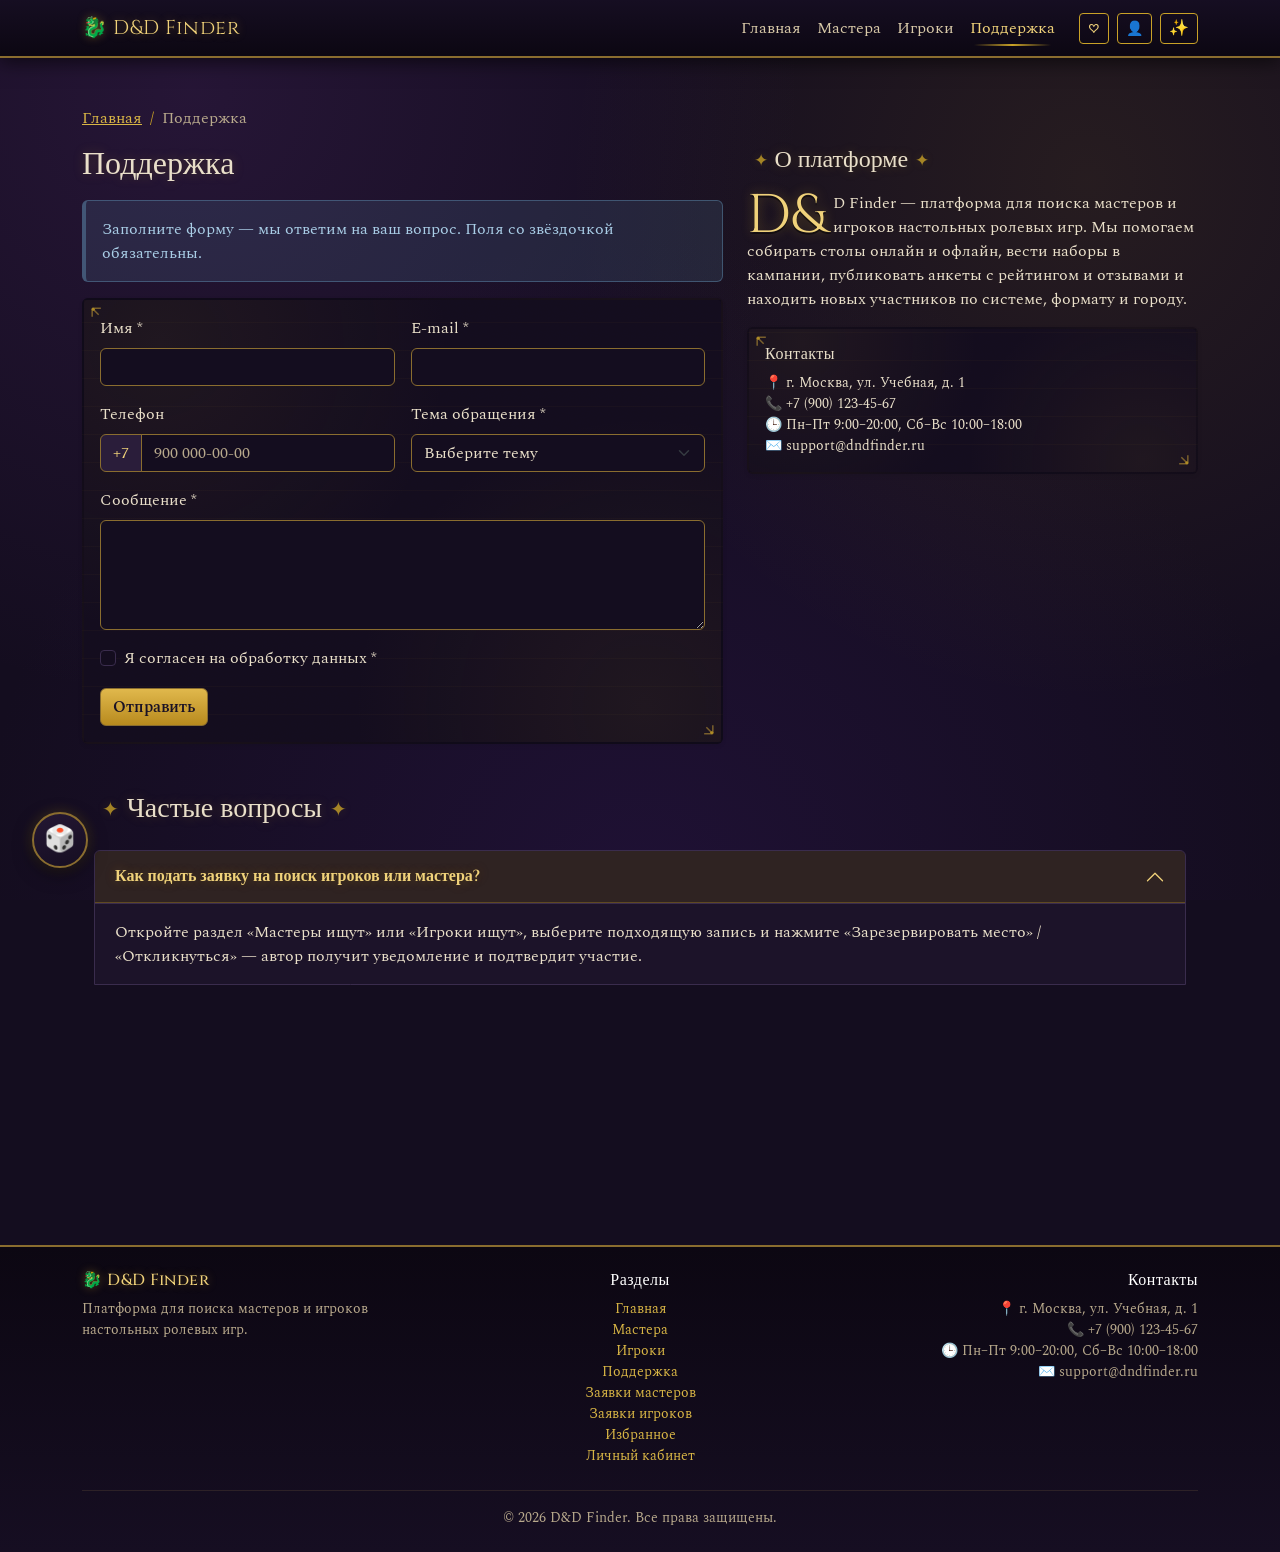
<file: support.html>
<!DOCTYPE html>
<html lang="ru">
<head>
  <meta charset="UTF-8">
  <meta name="viewport" content="width=device-width, initial-scale=1.0">
  <link rel="preconnect" href="https://fonts.googleapis.com">
  <link rel="preconnect" href="https://fonts.gstatic.com" crossorigin>
  <link href="https://fonts.googleapis.com/css2?family=Cinzel:wght@500;700;900&family=Spectral:ital,wght@0,400;0,600;1,400&display=swap" rel="stylesheet">
  <meta name="description" content="Служба поддержки D&D Finder и информация о платформе.">
  <title>Поддержка — D&D Finder</title>
  <link href="https://cdn.jsdelivr.net/npm/bootstrap@5.3.3/dist/css/bootstrap.min.css" rel="stylesheet">
  <link rel="stylesheet" href="css/custom.css">
  <script src="js/motion.js"></script>
</head>
<body>
  <div id="site-header"></div>
  <main class="container my-5">
    <nav aria-label="breadcrumb"><ol class="breadcrumb"><li class="breadcrumb-item"><a href="index.html">Главная</a></li><li class="breadcrumb-item active">Поддержка</li></ol></nav>
    <div class="row g-4">
      <div class="col-12 col-lg-7">
        <h1 class="h2 mb-3">Поддержка</h1>
        <div class="alert alert-info" role="alert">Заполните форму — мы ответим на ваш вопрос. Поля со звёздочкой обязательны.</div>
        <div class="card shadow-sm"><div class="card-body">
          <form id="supportForm">
            <div class="row g-3">
              <div class="col-12 col-md-6"><label for="sName" class="form-label">Имя *</label><input id="sName" type="text" class="form-control" required></div>
              <div class="col-12 col-md-6"><label for="sEmail" class="form-label">E-mail *</label><input id="sEmail" type="email" class="form-control" required></div>
              <div class="col-12 col-md-6"><label for="sPhone" class="form-label">Телефон</label>
                <div class="input-group"><span class="input-group-text">+7</span><input id="sPhone" type="tel" class="form-control" placeholder="900 000-00-00"></div></div>
              <div class="col-12 col-md-6"><label for="sTopic" class="form-label">Тема обращения *</label>
                <select id="sTopic" class="form-select" required><option value="">Выберите тему</option><option>Вопрос по анкете</option><option>Вопрос по заявке</option><option>Техническая проблема</option><option>Другое</option></select></div>
              <div class="col-12"><label for="sMsg" class="form-label">Сообщение *</label><textarea id="sMsg" class="form-control" rows="4" required></textarea></div>
              <div class="col-12"><div class="form-check"><input class="form-check-input" type="checkbox" id="sAgree" required><label class="form-check-label" for="sAgree">Я согласен на обработку данных *</label></div></div>
              <div class="col-12"><button class="btn btn-primary" type="submit">Отправить</button></div>
            </div>
          </form>
        </div></div>
      </div>
      <div class="col-12 col-lg-5">
        <h2 class="h4 mb-3">О платформе</h2>
        <p class="dropcap">D&amp;D Finder — платформа для поиска мастеров и игроков настольных ролевых игр. Мы помогаем собирать столы онлайн и офлайн, вести наборы в кампании, публиковать анкеты с рейтингом и отзывами и находить новых участников по системе, формату и городу.</p>
        <div class="card shadow-sm mb-3"><div class="card-body">
          <h3 class="h6">Контакты</h3>
          <ul class="list-unstyled small mb-0">
            <li>📍 г. Москва, ул. Учебная, д. 1</li><li>📞 +7 (900) 123-45-67</li><li>🕒 Пн–Пт 9:00–20:00, Сб–Вс 10:00–18:00</li>
            <li>✉️ support@dndfinder.ru</li>
          </ul>
        </div></div>

      </div>
    </div>

    <section class="container my-5">
      <h2 class="h3 mb-4">Частые вопросы</h2>
      <div class="accordion" id="faqAccordion">
        <div class="accordion-item"><h3 class="accordion-header"><button class="accordion-button" type="button" data-bs-toggle="collapse" data-bs-target="#q1" aria-expanded="true" aria-controls="q1">Как подать заявку на поиск игроков или мастера?</button></h3>
          <div id="q1" class="accordion-collapse collapse show" data-bs-parent="#faqAccordion"><div class="accordion-body">Откройте раздел «Мастеры ищут» или «Игроки ищут», выберите подходящую запись и нажмите «Зарезервировать место» / «Откликнуться» — автор получит уведомление и подтвердит участие.</div></div></div>
        <div class="accordion-item"><h3 class="accordion-header"><button class="accordion-button collapsed" type="button" data-bs-toggle="collapse" data-bs-target="#q2" aria-expanded="false" aria-controls="q2">Как создать анкету мастера или игрока?</button></h3>
          <div id="q2" class="accordion-collapse collapse" data-bs-parent="#faqAccordion"><div class="accordion-body">В разделе «Мастеры» или «Игроки» заполните профиль: имя, опыт, системы, формат, город и описание. Анкета сразу попадает в каталог и в поиск.</div></div></div>
        <div class="accordion-item"><h3 class="accordion-header"><button class="accordion-button collapsed" type="button" data-bs-toggle="collapse" data-bs-target="#q3" aria-expanded="false" aria-controls="q3">Как оставить отзыв?</button></h3>
          <div id="q3" class="accordion-collapse collapse" data-bs-parent="#faqAccordion"><div class="accordion-body">В профиле мастера или игрока на вкладке «Отзывы» отправьте оценку и текст — среднее мнение автоматически пересчитывает рейтинг.</div></div></div>
        <div class="accordion-item"><h3 class="accordion-header"><button class="accordion-button collapsed" type="button" data-bs-toggle="collapse" data-bs-target="#q4" aria-expanded="false" aria-controls="q4">Как работает резервирование места?</button></h3>
          <div id="q4" class="accordion-collapse collapse" data-bs-parent="#faqAccordion"><div class="accordion-body">На странице заявки нажмите «Зарезервировать место» — слот закрепляется за вами, а мастер получает запрос на подтверждение.</div></div></div>
        <div class="accordion-item"><h3 class="accordion-header"><button class="accordion-button collapsed" type="button" data-bs-toggle="collapse" data-bs-target="#q5" aria-expanded="false" aria-controls="q5">Сколько стоит использование сервиса?</button></h3>
          <div id="q5" class="accordion-collapse collapse" data-bs-parent="#faqAccordion"><div class="accordion-body">Базовые функции бесплатны: анкета, публикация и поиск заявок, бронирование и переписка. Продвижение кампании в топе и приоритетная поддержка доступны по подписке.</div></div></div>
      </div>
    </section>
  </main>
  <div id="site-footer"></div>
  <script src="https://cdn.jsdelivr.net/npm/bootstrap@5.3.3/dist/js/bootstrap.bundle.min.js"></script>
  <script src="js/data.js"></script>
  <script src="js/layout.js"></script>
  <script src="js/main.js"></script>
  <script>
    document.getElementById("supportForm").addEventListener("submit", function(e){
      e.preventDefault();
      if(!this.checkValidity()){ this.reportValidity(); return; }
      this.reset();
      showToast("Обращение отправлено! Ответим на указанный e-mail.", "success");
    });
  </script>
</body>
</html>
</file>
<file: css/custom.css>
:root {
  --bs-primary: #c9a227;
  --bs-primary-rgb: 201, 162, 39;
  --bs-secondary: #7a6242;
  --bs-secondary-rgb: 122, 98, 66;
  --bs-success: #4f7a3a;
  --bs-success-rgb: 79, 122, 58;
  --bs-info: #5b86a8;
  --bs-info-rgb: 91, 134, 168;
  --bs-warning: #d49a1e;
  --bs-warning-rgb: 212, 154, 30;
  --bs-danger: #8e2b34;
  --bs-danger-rgb: 142, 43, 52;
  --bs-light: #f1e6cd;
  --bs-light-rgb: 241, 230, 205;
  --bs-dark: #0c0712;
  --bs-dark-rgb: 12, 7, 18;
  --bs-body-bg: #140d1f;
  --bs-body-color: #e9dfc9;
  --bs-emphasis-color: #f6ecd6;
  --bs-secondary-color: #b8a98c;
  --bs-tertiary-color: #6f5d44;
  --bs-border-color: #3a2c4d;
  --bs-link-color: #d8b545;
  --bs-link-hover-color: #f0d27a;
  --bs-focus-ring-color: rgba(201, 162, 39, 0.45);
  --bs-card-bg: #f1e6cd;
  --bs-card-color: #2a1d10;
  --bs-card-border-color: #8a6d2f;
  --bs-modal-bg: #f1e6cd;
  --bs-modal-color: #2a1d10;
  --bs-modal-header-border-color: #8a6d2f;
  --bs-modal-footer-border-color: #8a6d2f;
  --bs-table-bg: #f1e6cd;
  --bs-table-color: #2a1d10;
  --bs-table-striped-bg: #e7d9b8;
  --bs-table-border-color: #b59a5e;
  --bs-accordion-bg: #1c1329;
  --bs-accordion-color: #e9dfc9;
  --bs-accordion-border-color: #3a2c4d;
  --bs-accordion-btn-color: #f0d27a;
  --bs-accordion-active-bg: #241733;
  --bs-accordion-active-color: #f0d27a;
  --bs-form-control-bg: #fbf5e6;
  --bs-form-control-color: #2a1d10;
  --bs-input-placeholder-color: #8a7654;
  --bs-primary-bg-subtle: rgba(201,162,39,0.16);
  --bs-primary-border-subtle: rgba(201,162,39,0.45);
  --bs-primary-text-emphasis: #f0d27a;
  --bs-secondary-bg-subtle: rgba(122,98,66,0.20);
  --bs-secondary-border-subtle: rgba(122,98,66,0.50);
  --bs-secondary-text-emphasis: #d8c9a8;
  --bs-success-bg-subtle: rgba(79,122,58,0.18);
  --bs-success-border-subtle: rgba(79,122,58,0.50);
  --bs-success-text-emphasis: #9fd08a;
  --bs-info-bg-subtle: rgba(91,134,168,0.18);
  --bs-info-border-subtle: rgba(91,134,168,0.50);
  --bs-info-text-emphasis: #a9cde6;
  --bs-warning-bg-subtle: rgba(212,154,30,0.18);
  --bs-warning-border-subtle: rgba(212,154,30,0.50);
  --bs-warning-text-emphasis: #f0d27a;
  --bs-danger-bg-subtle: rgba(142,43,52,0.20);
  --bs-danger-border-subtle: rgba(142,43,52,0.55);
  --bs-danger-text-emphasis: #e89aa1;
  --bs-light-bg-subtle: #241733;
  --bs-light-border-subtle: #3a2c4d;
  --bs-light-text-emphasis: #e9dfc9;
  --bs-dark-bg-subtle: #0c0712;
  --bs-dark-border-subtle: #3a2c4d;
  --bs-dark-text-emphasis: #e9dfc9;
}

body {
  min-height: 100vh;
  font-family: "Spectral", Georgia, serif;
  background-color: #140d1f;
  background-image:
    radial-gradient(circle at 15% 10%, rgba(120, 60, 160, 0.18), transparent 45%),
    radial-gradient(circle at 85% 20%, rgba(201, 162, 39, 0.10), transparent 40%),
    radial-gradient(circle at 50% 100%, rgba(40, 20, 70, 0.55), transparent 60%);
  background-attachment: fixed;
  scrollbar-color: #c9a227 #140d1f;
}

h1, h2, h3, h4, h5, h6,
.display-5, .display-6, .navbar-brand, .brand-logo, .card-title, .modal-title {
  font-family: "Cinzel", "Times New Roman", serif;
  letter-spacing: 0.5px;
}

main h1, main h2, .section-title, .card-title, .modal-title, .accordion-button {
  color: #f0d27a;
  text-shadow: 0 0 12px rgba(201, 162, 39, 0.25);
}

main h2:not(.accordion-header):not(.card-title)::before,
main h2:not(.accordion-header):not(.card-title)::after {
  content: "\2726";
  color: #c9a227;
  margin: 0 0.4em;
  font-size: 0.7em;
  vertical-align: middle;
  opacity: 0.8;
}

.navbar {
  background: linear-gradient(180deg, #160e22 0%, #0c0712 100%) !important;
  border-bottom: 2px solid #8a6d2f;
  box-shadow: 0 4px 18px rgba(0, 0, 0, 0.6);
}

.brand-logo, .navbar-brand {
  color: #f0d27a !important;
  text-shadow: 0 0 10px rgba(201, 162, 39, 0.4);
}

.navbar-dark .nav-link { color: #d8c9a8; }
.navbar-dark .nav-link:hover,
.navbar-dark .nav-link.active { color: #f0d27a; }

.navbar .nav-link { position: relative; }
.navbar .nav-link::after {
  content: "";
  position: absolute;
  left: 12%;
  right: 12%;
  bottom: 2px;
  height: 2px;
  background: linear-gradient(90deg, transparent, #c9a227, transparent);
  transform: scaleX(0);
  transition: transform .25s ease;
  transform-origin: center;
}
.navbar .nav-link:hover::after,
.navbar .nav-link.active::after { transform: scaleX(1); }

.card {
  background-image:
    url("data:image/svg+xml,%3Csvg xmlns='http://www.w3.org/2000/svg' width='120' height='120'%3E%3Cfilter id='n'%3E%3CfeTurbulence type='fractalNoise' baseFrequency='.9' numOctaves='2'/%3E%3CfeColorMatrix values='0 0 0 0 .42 0 0 0 0 .32 0 0 0 0 .12 0 0 0 .06 0'/%3E%3C/filter%3E%3Crect width='120' height='120' filter='url(%23n)'/%3E%3C/svg%3E"),
    repeating-linear-gradient(0deg, transparent 0 27px, rgba(138,109,47,.05) 27px 28px),
    radial-gradient(circle at 12% 10%, rgba(138,109,47,.10), transparent 42%),
    radial-gradient(circle at 88% 92%, rgba(138,109,47,.10), transparent 42%);
  background-blend-mode: multiply, normal, normal, normal;
  position: relative;
  border-width: 2px;
  box-shadow: 0 6px 22px rgba(0, 0, 0, 0.55), inset 0 0 0 1px rgba(255, 255, 255, 0.25);
  transition: transform .25s ease, box-shadow .25s ease;
}

.card::before,
.card::after {
  content: "";
  position: absolute;
  width: 26px;
  height: 26px;
  background: url("data:image/svg+xml,%3Csvg xmlns='http://www.w3.org/2000/svg' viewBox='0 0 24 24'%3E%3Cpath d='M2 2 H10 M2 2 V10 M2 2 L8 8' stroke='%238a6d2f' stroke-width='1.4' fill='none'/%3E%3Ccircle cx='3' cy='3' r='1.4' fill='%23c9a227'/%3E%3C/svg%3E") no-repeat;
  opacity: .85;
  pointer-events: none;
}
.card::before { top: 6px; left: 6px; }
.card::after { bottom: 6px; right: 6px; transform: rotate(180deg); }

.card:hover {
  transform: translateY(-3px);
  box-shadow: 0 10px 30px rgba(0,0,0,.6), 0 0 22px rgba(201,162,39,.22), inset 0 0 0 1px rgba(255,255,255,.25);
}

.card-header, .card-footer {
  background: linear-gradient(180deg, #2a1d3a, #1c1329) !important;
  color: #f0d27a !important;
  border-color: #8a6d2f !important;
  font-family: "Cinzel", serif;
}

.btn-primary {
  background: linear-gradient(180deg, #e0b84c, #b88a1e);
  border-color: #8a6d2f;
  color: #1a1225;
  font-weight: 600;
  position: relative;
  overflow: hidden;
}
.btn-primary:hover, .btn-primary:focus {
  background: linear-gradient(180deg, #f0d27a, #c9a227);
  border-color: #f0d27a;
  color: #1a1225;
}
.btn-primary::after {
  content: "";
  position: absolute;
  top: 0;
  left: -120%;
  width: 60%;
  height: 100%;
  background: linear-gradient(120deg, transparent, rgba(255,255,255,.45), transparent);
  transform: skewX(-20deg);
  transition: left .5s ease;
}
.btn-primary:hover::after { left: 140%; }

.btn-outline-primary { border-color: #c9a227; color: #f0d27a; }
.btn-outline-primary:hover { background: #c9a227; color: #1a1225; border-color: #c9a227; }
.btn-success { background: linear-gradient(180deg, #5f9147, #3f6330); border-color: #3f6330; }
.btn-danger { background: linear-gradient(180deg, #a83440, #7a2029); border-color: #7a2029; }
.btn-secondary { background: #3a2c4d; border-color: #5a4670; color: #e9dfc9; }

.badge.bg-primary { background-color: #c9a227 !important; color: #1a1225 !important; }
.badge.bg-info { background-color: #5b86a8 !important; }
.badge.bg-warning { background-color: #d49a1e !important; color: #1a1225 !important; }
.badge.bg-success { animation: slotPulse 2.4s ease-in-out infinite; }
@keyframes slotPulse {
  0%,100% { box-shadow: 0 0 0 0 rgba(79,122,58,.5); }
  50% { box-shadow: 0 0 0 6px rgba(79,122,58,0); }
}

.avatar-circle {
  width: 64px;
  height: 64px;
  border-radius: 48% 52% 47% 53% / 52% 47% 53% 48%;
  display: flex;
  align-items: center;
  justify-content: center;
  font-family: "Cinzel", serif;
  font-weight: 700;
  color: #f6ecd6;
  font-size: 1.4rem;
  flex-shrink: 0;
  border: 2px solid rgba(26,18,37,.55);
  box-shadow:
    inset 0 2px 4px rgba(255,255,255,.25),
    inset 0 -3px 6px rgba(0,0,0,.45),
    0 0 0 3px rgba(201,162,39,.22),
    0 4px 10px rgba(0,0,0,.5);
  text-shadow: 0 1px 0 rgba(0,0,0,.4), 0 -1px 0 rgba(255,255,255,.18);
  position: relative;
  transition: transform .25s ease;
}
.avatar-circle::after {
  content: "";
  position: absolute;
  inset: 0;
  border-radius: inherit;
  background: radial-gradient(circle at 32% 28%, rgba(255,255,255,.35), transparent 45%);
  pointer-events: none;
}
.card-master .avatar-circle,
.card-player .avatar-circle { width: 80px; height: 80px; font-size: 1.8rem; }

.avatar-photo {
  border-radius: 50%;
  object-fit: cover;
  display: block;
  flex-shrink: 0;
  border: 2px solid rgba(26, 18, 37, 0.55);
  box-shadow: 0 0 0 3px rgba(201, 162, 39, 0.22), 0 4px 10px rgba(0, 0, 0, 0.5);
  transition: transform .25s ease;
}
.card:hover .avatar-photo,
.card:hover .avatar-circle { transform: scale(1.06) rotate(-2deg); }

.rating-stars {
  color: #e0b84c;
  letter-spacing: 2px;
  text-shadow: 0 0 8px rgba(224, 184, 76, 0.4);
}

.hero-carousel .carousel-item {
  min-height: 360px;
  color: #f6ecd6;
  background-size: cover;
  background-position: center;
  position: relative;
}
.hero-carousel .carousel-item::before {
  content: "";
  position: absolute;
  inset: 0;
  background:
    radial-gradient(ellipse at center, transparent 30%, rgba(12, 7, 18, 0.85) 100%),
    linear-gradient(135deg, rgba(43, 29, 58, 0.85), rgba(120, 40, 60, 0.55), rgba(20, 40, 70, 0.85));
}
.hero-carousel .carousel-item > * { position: relative; z-index: 1; }
.hero-carousel .carousel-item:nth-child(1) { background-image: url("../images/hero-1.jpg"); }
.hero-carousel .carousel-item:nth-child(2) { background-image: url("../images/hero-2.jpg"); }
.hero-carousel .carousel-item:nth-child(3) { background-image: url("../images/hero-3.jpg"); }
.hero-carousel .carousel-caption,
.hero-carousel .container { position: relative; z-index: 1; }
.hero-carousel h1, .hero-carousel h2 {
  color: #f6ecd6;
  text-shadow: 0 2px 18px rgba(0, 0, 0, 0.9), 0 0 24px rgba(201, 162, 39, 0.35);
}
.hero-carousel .btn-light {
  background: linear-gradient(180deg, #f0d27a, #c9a227);
  color: #1a1225;
  border: none;
  font-family: "Cinzel", serif;
  font-weight: 700;
}
.hero-carousel .carousel-item::after {
  content: "";
  position: absolute;
  inset: 0;
  z-index: 0;
  pointer-events: none;
  background-image: url("data:image/svg+xml,%3Csvg xmlns='http://www.w3.org/2000/svg' width='40' height='40' viewBox='0 0 40 40'%3E%3Ctext x='20' y='26' text-anchor='middle' font-size='16' fill='%23c9a227' opacity='.10'%3E%E1%9F%AA%3C/text%3E%3C/svg%3E");
  animation: runeDrift 24s linear infinite;
  mask-image: radial-gradient(ellipse at center, #000 30%, transparent 75%);
}
@keyframes runeDrift {
  from { background-position: 0 0; }
  to { background-position: 200px 120px; }
}

.request-banner {
  background:
    radial-gradient(circle at 20% 20%, rgba(201, 162, 39, 0.25), transparent 50%),
    linear-gradient(135deg, #3a2545, #1f3a5f);
  color: #f6ecd6;
  border: 2px solid #8a6d2f;
  border-radius: 0.5rem;
  box-shadow: 0 6px 22px rgba(0, 0, 0, 0.5);
}
.request-banner h1 { color: #f0d27a; }

.list-group-item.participant { background: #e7d9b8; color: #2a1d10; border-color: #b59a5e; }
.table { --bs-table-bg: transparent; }

.form-control, .form-select { border-color: #8a6d2f; }
.form-control:focus, .form-select:focus {
  border-color: #c9a227;
  box-shadow: 0 0 0 0.25rem rgba(201, 162, 39, 0.25);
}
.input-group-text { background: #2a1d3a; color: #f0d27a; border-color: #8a6d2f; }

.nav-tabs .nav-link { color: #b8a98c; border-color: transparent; }
.nav-tabs .nav-link.active {
  background: #f1e6cd;
  color: #2a1d10;
  border-color: #8a6d2f #8a6d2f #f1e6cd;
  font-family: "Cinzel", serif;
}

.pagination .page-link { background: #1c1329; color: #d8b545; border-color: #3a2c4d; }
.pagination .page-item.active .page-link { background: #c9a227; color: #1a1225; border-color: #c9a227; }
.pagination .page-link:hover { color: #f0d27a; background: #241733; }

.breadcrumb { --bs-breadcrumb-divider-color: #c9a227; }
.breadcrumb-item a { color: #d8b545; }
.breadcrumb-item.active { color: #b8a98c; }

.toast { background: #1c1329; color: #f6ecd6; border: 1px solid #8a6d2f; }

.footer-dark {
  background: linear-gradient(180deg, #0c0712, #160e22);
  color: #b8a98c;
  border-top: 2px solid #8a6d2f;
}
.footer-dark h3, .footer-dark .h6 { color: #f0d27a; }
.footer-dark a { color: #d8b545; text-decoration: none; }
.footer-dark a:hover { color: #f0d27a; text-decoration: underline; }
.footer-dark hr { border-color: #3a2c4d; }

.filter-sticky { position: sticky; top: 80px; }
@media (max-width: 991px) { .filter-sticky { position: static; } }

.alert { border-width: 1px; border-left-width: 4px; }

.accordion {
  --bs-accordion-bg: #160e22;
  --bs-accordion-border-color: #3a2c4d;
  --bs-accordion-btn-color: #d8b545;
  --bs-accordion-btn-bg: #160e22;
  --bs-accordion-active-bg: rgba(201,162,39,0.14);
  --bs-accordion-active-color: #f0d27a;
  --bs-accordion-btn-focus-box-shadow: 0 0 0 0.2rem rgba(201,162,39,0.25);
}
.accordion-item { background: #160e22; border: 1px solid #3a2c4d; }
.accordion-button {
  background: #160e22;
  color: #d8b545;
  font-family: "Cinzel", serif;
  font-weight: 600;
  box-shadow: none;
}
.accordion-button:not(.collapsed) {
  background: rgba(201,162,39,0.14);
  color: #f0d27a;
  box-shadow: inset 0 -1px 0 rgba(201,162,39,0.30);
}
.accordion-button:hover { background: rgba(201,162,39,0.08); color: #f0d27a; }
.accordion-button::after {
  background-image: url("data:image/svg+xml,%3csvg xmlns='http://www.w3.org/2000/svg' viewBox='0 0 16 16' fill='%23d8b545'%3e%3cpath fill-rule='evenodd' d='M1.646 4.646a.5.5 0 0 1 .708 0L8 10.293l5.646-5.647a.5.5 0 0 1 .708.708l-6 6a.5.5 0 0 1-.708 0l-6-6a.5.5 0 0 1 0-.708z'/%3e%3c/svg%3e");
}
.accordion-button:not(.collapsed)::after {
  background-image: url("data:image/svg+xml,%3csvg xmlns='http://www.w3.org/2000/svg' viewBox='0 0 16 16' fill='%23f0d27a'%3e%3cpath fill-rule='evenodd' d='M1.646 4.646a.5.5 0 0 1 .708 0L8 10.293l5.646-5.647a.5.5 0 0 1 .708.708l-6 6a.5.5 0 0 1-.708 0l-6-6a.5.5 0 0 1 0-.708z'/%3e%3c/svg%3e");
  transform: rotate(-180deg);
}
.accordion-body { background: #1c1329; color: #e9dfc9; border-top: 1px solid #3a2c4d; }
.accordion-body strong, .accordion-body b { color: #f0d27a; }

.adv-tile {
  background: linear-gradient(160deg, #1c1329, #241733);
  border: 1px solid #8a6d2f !important;
  color: #e9dfc9;
}
.adv-tile h3, .adv-tile .h5 { color: #f0d27a; }
.adv-tile .text-muted { color: #b8a98c !important; }

::-webkit-scrollbar { width: 12px; }
::-webkit-scrollbar-track { background: #140d1f; }
::-webkit-scrollbar-thumb {
  background: linear-gradient(180deg, #e0b84c, #8a6d2f);
  border: 2px solid #140d1f;
  border-radius: 6px;
}
::-webkit-scrollbar-thumb:hover { background: linear-gradient(180deg, #f0d27a, #c9a227); }

.dropcap::first-letter {
  font-family: "Cinzel", serif;
  font-size: 3.4em;
  line-height: .8;
  float: left;
  margin: .05em .12em 0 0;
  color: #f0d27a;
  text-shadow: 0 2px 0 rgba(0,0,0,.5), 0 0 12px rgba(201,162,39,.4);
}

.section-divider {
  text-align: center;
  color: #8a6d2f;
  font-size: 1.4rem;
  letter-spacing: .6em;
  user-select: none;
}
.section-divider::before,
.section-divider::after {
  content: "";
  display: inline-block;
  width: 22%;
  height: 1px;
  vertical-align: middle;
  margin: 0 1em;
  background: linear-gradient(90deg, transparent, #8a6d2f, transparent);
}

.reveal {
  opacity: 0;
  transform: translateY(26px) scale(.97);
  filter: blur(5px);
  transition: opacity .55s ease, transform .55s cubic-bezier(.22, .9, .3, 1), filter .55s ease;
}
.reveal.is-visible { opacity: 1; transform: none; filter: blur(0); }

.reveal-title {
  opacity: 0;
  transform: translateY(14px);
  letter-spacing: .18em;
  transition: opacity .6s ease, transform .6s ease, letter-spacing .9s ease;
}
.reveal-title.is-visible { opacity: 1; transform: none; letter-spacing: 0; }

#catalogGrid { transition: opacity .18s ease, transform .18s ease; }
#catalogGrid.grid-leaving { opacity: 0; transform: translateY(10px) scale(.99); }

#smoke-canvas {
  position: fixed;
  inset: 0;
  z-index: 2;
  pointer-events: none;
}
main, footer { position: relative; z-index: 1; }

body[data-page="home"]::after {
  content: "";
  position: fixed;
  left: 0;
  right: 0;
  bottom: 0;
  height: 34vh;
  background: linear-gradient(to top, rgba(120, 80, 160, .16), rgba(201, 162, 39, .05) 45%, transparent);
  pointer-events: none;
  z-index: 0;
}

main { animation: pageIn .45s ease both; }
@keyframes pageIn {
  from { opacity: 0; transform: translateY(10px); }
  to { opacity: 1; transform: none; }
}

.dice-fab {
  position: fixed;
  bottom: 32px;
  left: 32px;
  width: 56px;
  height: 56px;
  border-radius: 50%;
  border: 2px solid #8a6d2f;
  background: linear-gradient(160deg, #241733, #160e22);
  color: #f0d27a;
  font-size: 1.6rem;
  cursor: pointer;
  z-index: 1040;
  box-shadow: 0 6px 18px rgba(0,0,0,.5), 0 0 14px rgba(201,162,39,.25);
  animation: diceFloat 3.5s ease-in-out infinite;
  transition: transform .2s ease;
}
.dice-fab:hover { transform: scale(1.12) rotate(18deg); }
@keyframes diceFloat { 0%,100% { translate: 0 0; } 50% { translate: 0 -7px; } }

.dice-result {
  font-family: "Cinzel", serif;
  font-size: 3.2rem;
  font-weight: 900;
  color: #f0d27a;
  min-height: 4.2rem;
  text-shadow: 0 0 18px rgba(201,162,39,.4);
}
.dice-result.rolling { animation: diceShake .08s linear infinite; color: #b8a98c; }
.dice-result.crit { color: #ffd97a; animation: critPulse .6s ease 2; text-shadow: 0 0 26px rgba(255,217,122,.9); }
.dice-result.fail { color: #e89aa1; text-shadow: 0 0 20px rgba(142,43,52,.8); }
@keyframes diceShake {
  0% { transform: translateX(-2px) rotate(-1deg); }
  50% { transform: translateX(2px) rotate(1deg); }
  100% { transform: translateX(-1px); }
}
@keyframes critPulse { 0% { transform: scale(1); } 50% { transform: scale(1.25); } 100% { transform: scale(1); } }

.fav-btn { min-width: 42px; font-size: 1.05rem; line-height: 1; }
.fav-btn.active { background: #8e2b34; border-color: #8e2b34; color: #ffd97a; animation: heartPop .3s ease; }
@keyframes heartPop { 0% { transform: scale(1); } 50% { transform: scale(1.35); } 100% { transform: scale(1); } }

.anim-toggle { min-width: 38px; line-height: 1; font-size: 1rem; }
.anim-toggle.is-off { opacity: .5; filter: grayscale(1); }

html[data-motion="off"] *,
html[data-motion="off"] *::before,
html[data-motion="off"] *::after {
  animation: none !important;
  transition: none !important;
}

html[data-motion="off"] .reveal,
html[data-motion="off"] .reveal-title {
  opacity: 1 !important;
  transform: none !important;
  filter: none !important;
  letter-spacing: normal !important;
}

html[data-motion="off"] #smoke-canvas,
html[data-motion="off"] body[data-page="home"]::after { display: none !important; }

html[data-motion="off"] .card:hover,
html[data-motion="off"] .dice-fab:hover,
html[data-motion="off"] .card:hover .avatar-photo,
html[data-motion="off"] .card:hover .avatar-circle { transform: none !important; }

html[data-motion="off"] .btn-primary::after { display: none; }
</file>
